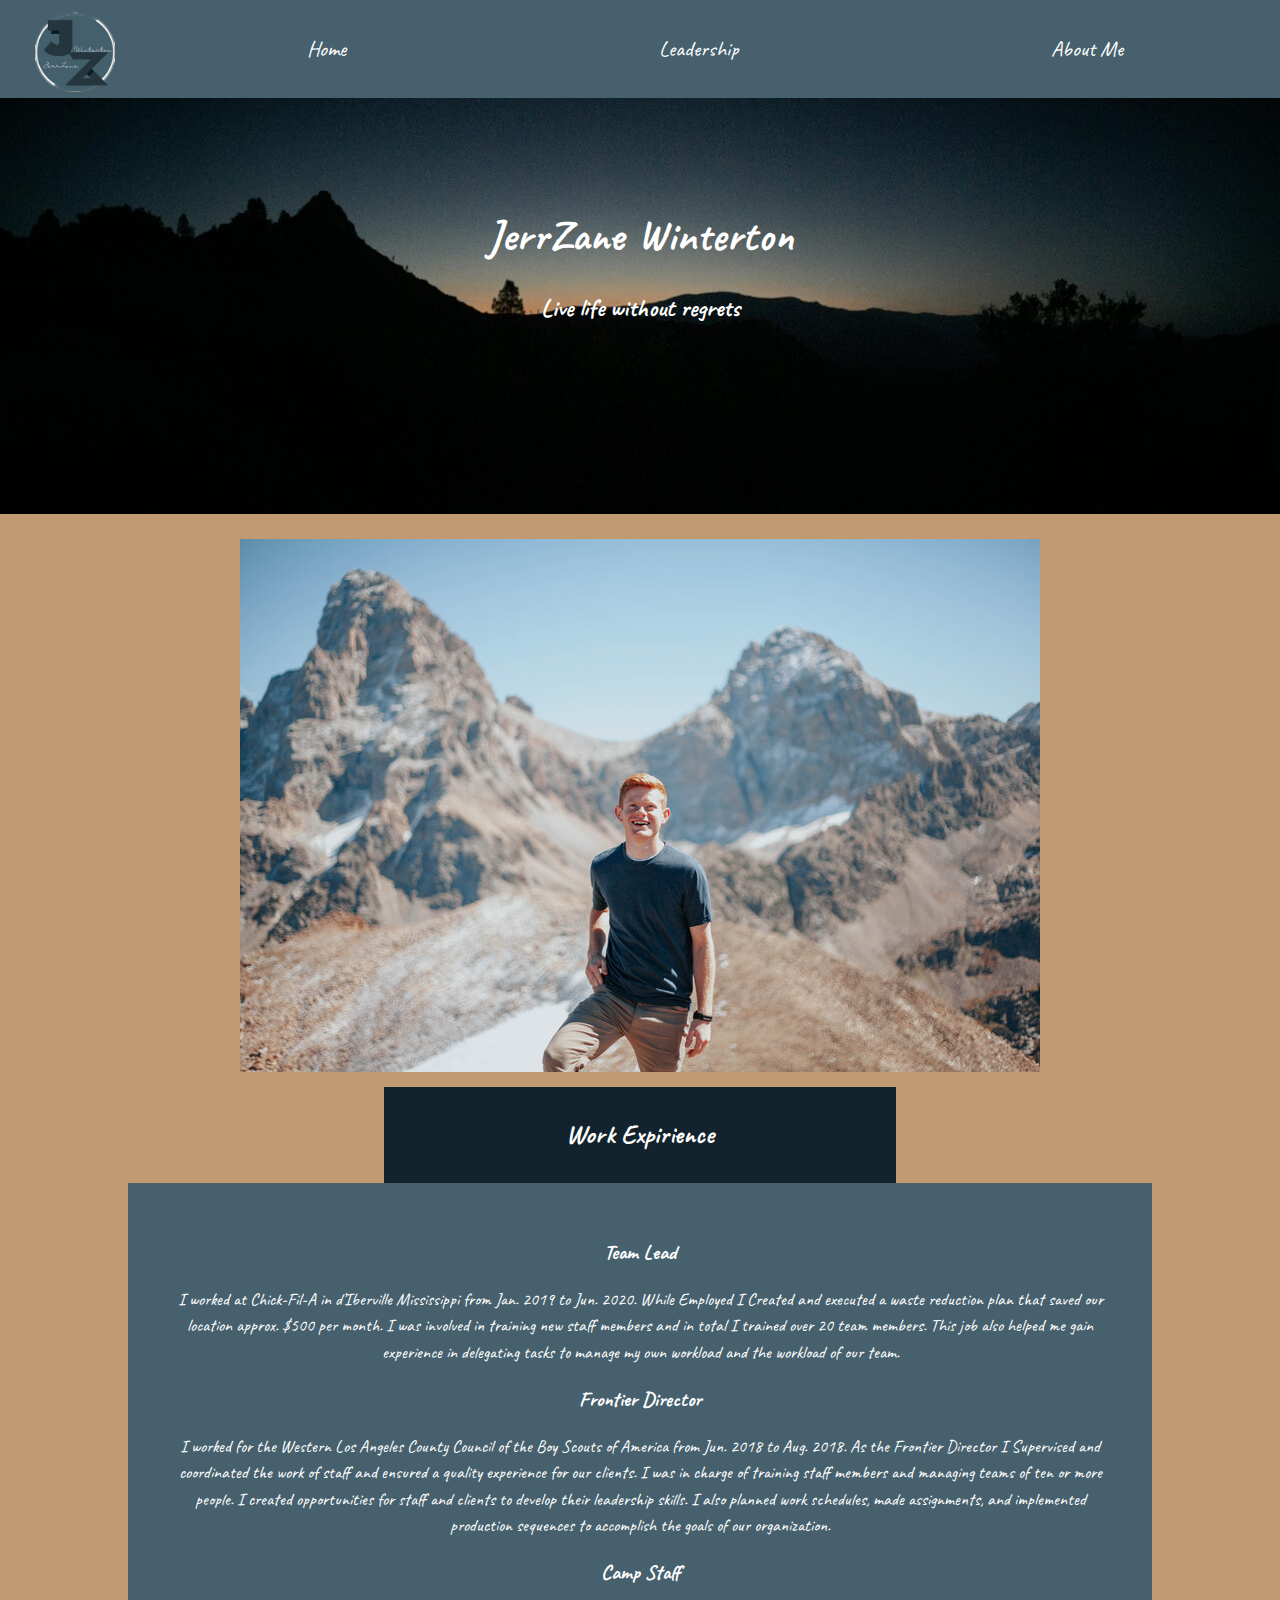
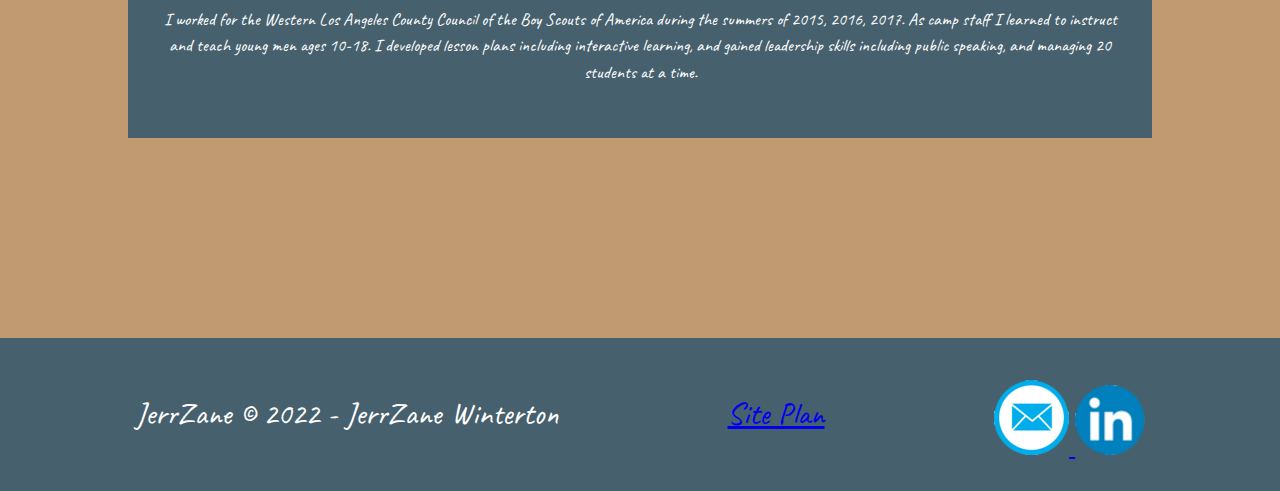
<file: jerrzane/index.html>
<html lang="en"><head>
  <link rel="stylesheet" href="styles/style.css">
  <meta charset="UTF-8">
  <meta http-equiv="X-UA-Compatible" content="IE=edge">
  <meta name="viewport" content="width=device-width, initial-scale=1.0">
  <title>JerrZane Winterton | Personal Websight | Home</title>
</head>
<body>
    <header>
      <a id="logo_link" href="index.html"><img class="logo jz" src="logojz.png" alt="Dry Oar Logo"></a>
      <nav>
        <a href="index.html">Home</a>
        <a href="leadership.html">Leadership</a>
        <a href="about_me.html">About Me</a>
      </nav>
    </header>
    <div id="hero">
      <section id="hero-msg">
        <h1 class="home-title">JerrZane Winterton</h1>
        <h4>Live life without regrets</h4>
     </section>
      <div id="hero-box">
        <img id="hero-img" src="sentinal.jpg" alt="sentinal mountain">
    </div>
    </div>
    <div>
     
      <main class="teton-grid">
    <img class="icon" src="teton.jpg" alt="teton icon"> </main>
  </div>
</body></html>
<main class="home-grid">
    <section class="we-card">
      <h2>Work Expirience</h2>
    </section></main>
      <main class="home-grid">
  
    <section class="teton-card">
     
       <h3>Team Lead</h3>
       <p>I worked at Chick-Fil-A in d’Iberville Mississippi from Jan. 2019 to Jun. 2020. While Employed I   Created and executed a waste reduction plan that saved our location approx. $500  per month.
        I was involved in training new staff members and in total I trained over 20 team members. This job also helped me gain experience in delegating tasks to manage my own workload and the workload of our team.</p>
    <h3>Frontier Director</h3>
    <p>I worked for the Western Los Angeles County Council of the Boy Scouts of America from  Jun. 2018 to Aug. 2018. As the Frontier Director I Supervised and coordinated the work of staff and ensured a quality experience for  our clients. I was in charge of training staff members and managing teams of ten or more people. I created opportunities for staff and clients to develop their leadership skills. I also planned work schedules, made assignments, and implemented production sequences to accomplish the goals of our organization.</p>
    <h3>Camp Staff</h3>
    <p>I worked for the Western Los Angeles County Council of the Boy Scouts of America during the summers of 2015, 2016, 2017.  As camp staff I learned to instruct and teach young men ages 10-18. I developed lesson plans including interactive learning, and gained leadership skills including public speaking, and managing 20 students at a time.</p>
   
    </section>
</main>
  <footer>
    <p>JerrZane © 2022 - JerrZane Winterton</p>
    <p><a href="site-plan.html">Site Plan</a></p>
   
    <div class="social">
        <a href="https://mail.google.com/mail/u/?authuser=jerrzane@gmail.com" target="_blank">
          <img src="email.png" alt="linked in icon">
        </a>
        <a href="https://www.linkedin.com/in/jerrzane/" target="_blank">
            <img src="linkedin.png" alt="linked in icon">
          </a>
    </div>
  </footer>


 
 

</body></html>
</file>
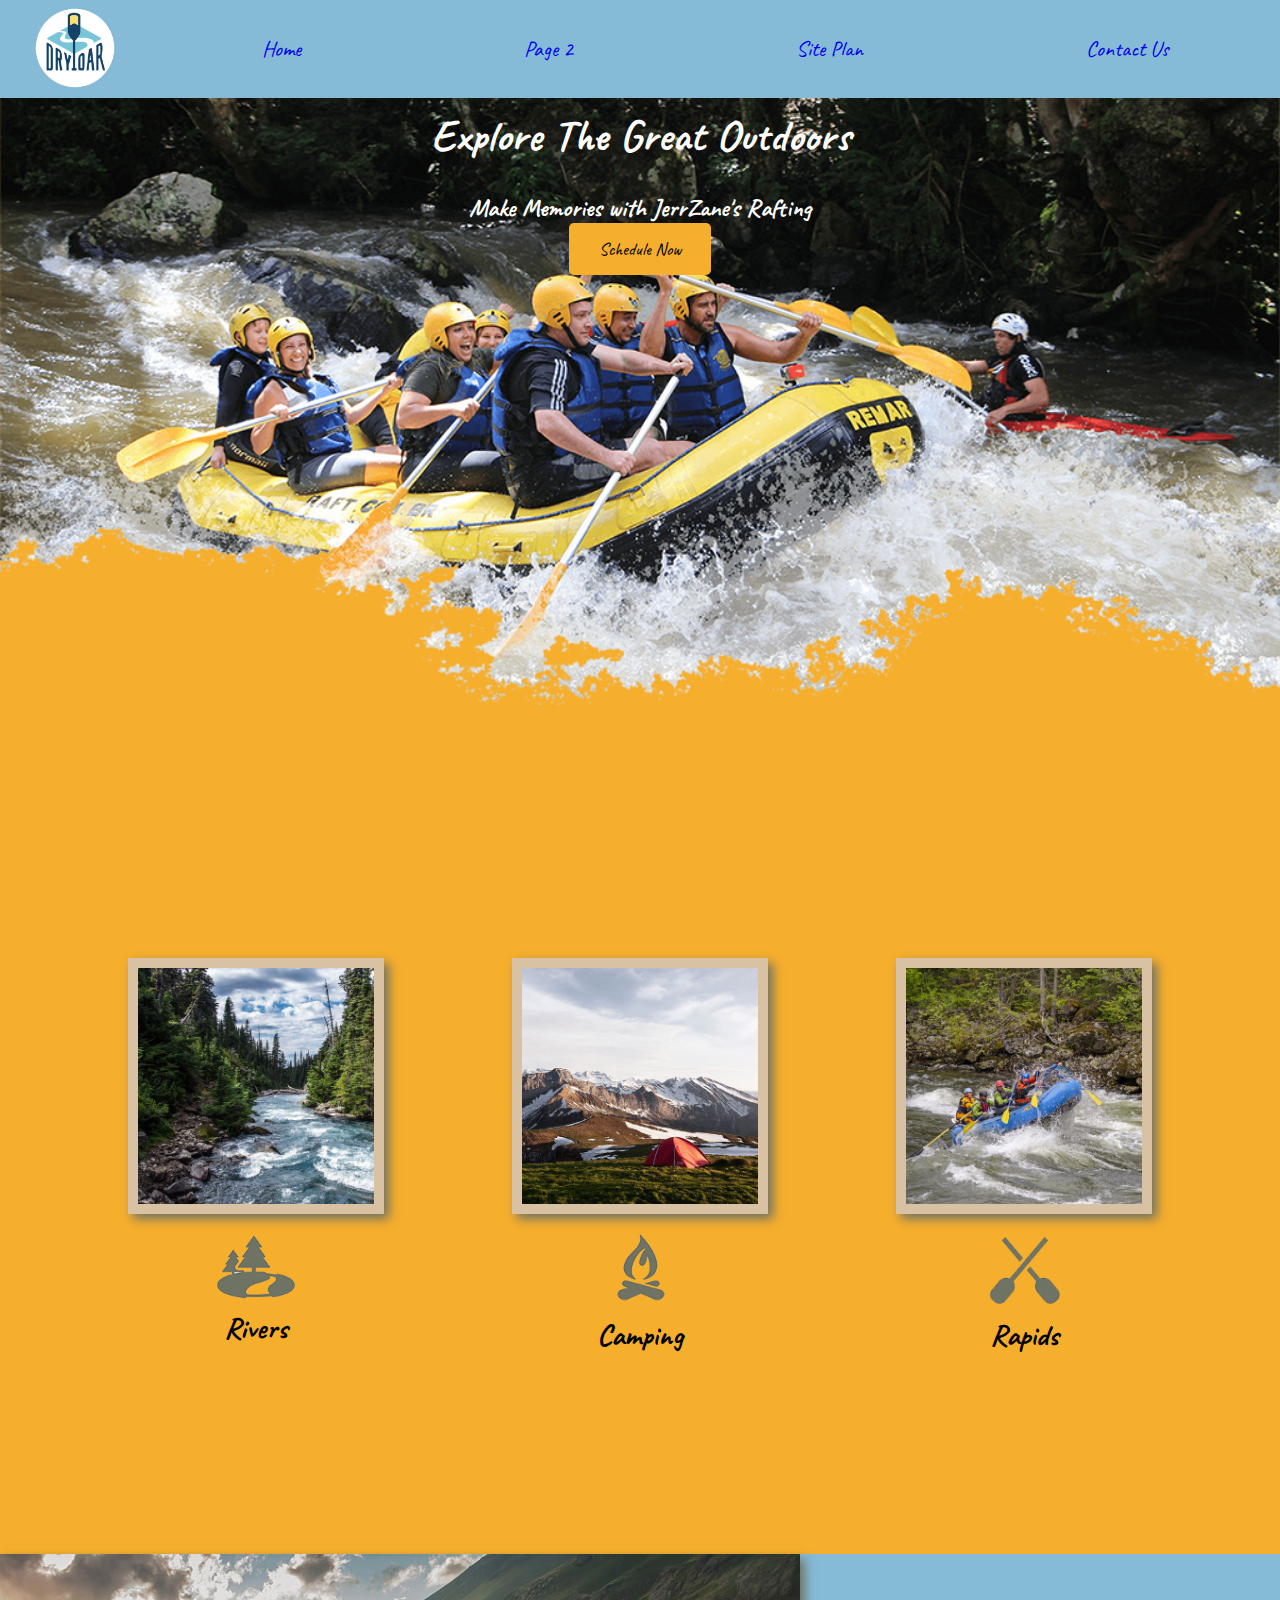
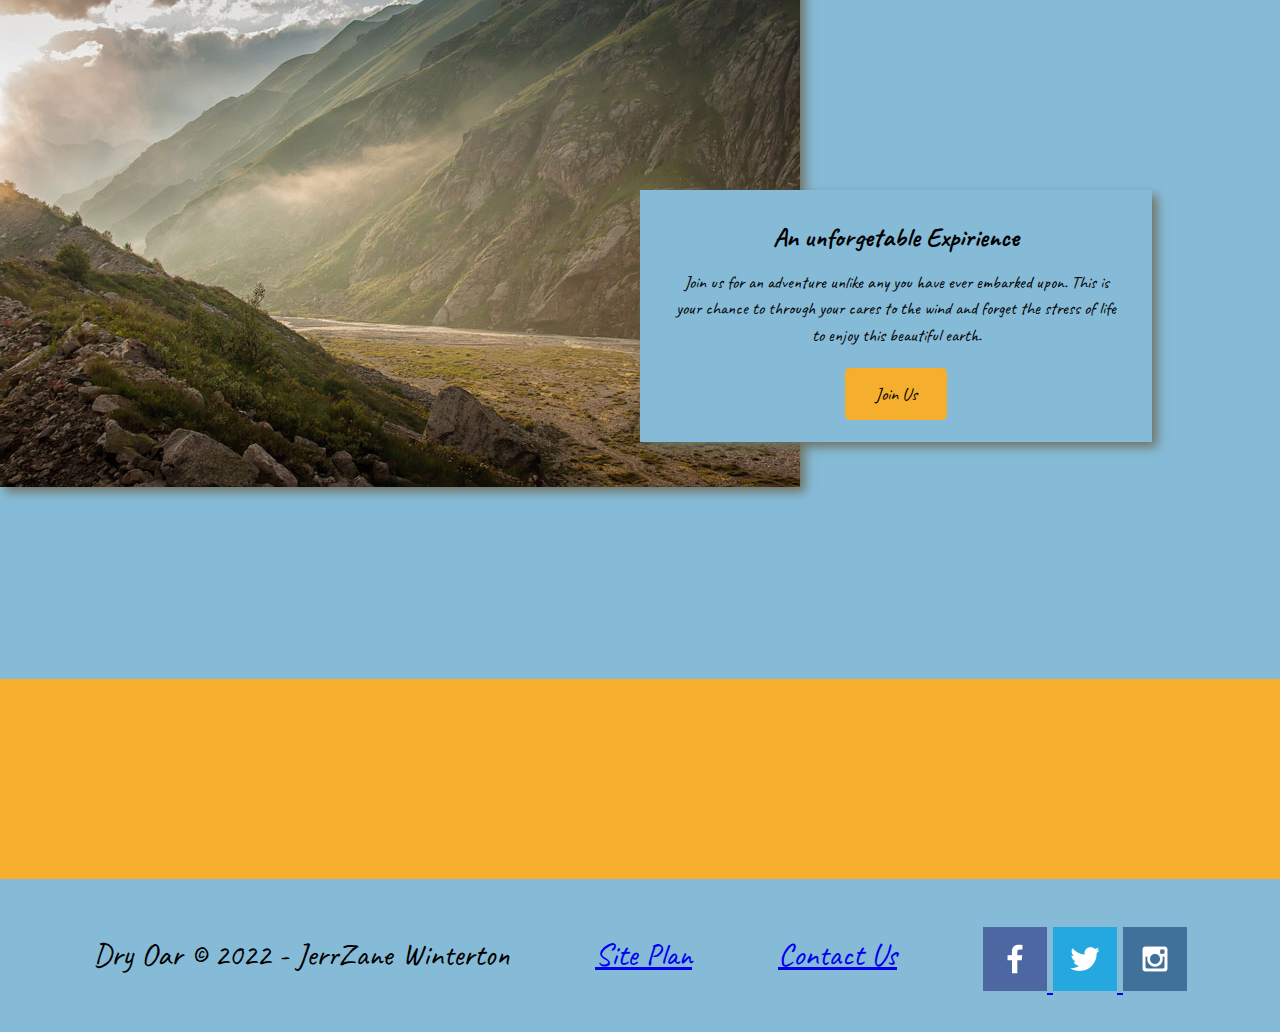
<file: wwr/index.html>
<!DOCTYPE html>
<html lang="en">
<head>
  <link rel="stylesheet" href="styles/style.css">
  <meta charset="UTF-8">
  <meta http-equiv="X-UA-Compatible" content="IE=edge">
  <meta name="viewport" content="width=device-width, initial-scale=1.0">
  <title>Whitewater Rafting Vacations | Dry Oar Boating | Home</title>
</head>
<body>
  <div id="content">
    <header>
      <a id="logo_link" href="index.html"><img class="logo" src="images/logo.png" alt="Dry Oar Logo"></a>
      <nav>
        <a href="index.html">Home</a>
        <a href="#">Page 2</a>
        <a href="site-plan-rafting.html">Site Plan</a>
        <a href="contactus.html">Contact Us</a>
      </nav>
    </header>
    <div id="hero">
      <section id="hero-msg">
        <h1 class="home-title">Explore The Great Outdoors</h1>
        <h4>Make Memories with JerrZane's Rafting</h4>
        <div class='button-box'>
          <a class='book' href="contactus.html">Schedule Now</a>
        </div>
     </section>
      <div id="hero-box">
        <img id="hero-img" src="images/hero.png" alt="People enjoying white water rafting"></div>
      </div>
      
    </div>
  <main class="home-grid">
    <section class="rivers-card">
      <img class="card-img" src="images/rivers.jpg" alt="river in forest"> <img class="icon" src="images/river_icon.png" alt="river icon">
      <h2>Rivers</h2>
    </section>
    <section class="camping-card">
      <img class="card-img" src="images/camping.jpg" alt="tent in mountains"> <img class="icon" src="images/fire_icon.png" alt="fire icon">
      <h2>Camping</h2>
    </section>
    <section class="rapids-card">
      <img class="card-img" src="images/rapids.jpg" alt="rafting boat"> <img class="icon" src="images/oars.png" alt="oars icon">
      <h2>Rapids</h2>
    </section>
    <div id="background">
      <img class="mountains" src="images/mountains.jpg" alt="Misty mountains">
      
    </div>
    <section class="msg">
      <h2>An unforgetable Expirience</h2>
      <p>Join us for an adventure unlike any you have ever embarked upon. This is your chance to through your cares to the wind and forget the stress of life to enjoy this beautiful earth.</p>
      <a class='join' href="rivers.html">Join Us</a>
    </section>
</main>
  <footer>
    <p>Dry Oar © 2022 - JerrZane Winterton</p>
    <p><a href="site-plan-rafting.html">Site Plan</a></p>
    <p><a href="contactus.html">Contact Us</a></p>
    <div class="social">
      <a href="https://facebook.com"target="_blank">
        <img src="images/facebook.png" alt="fb icon">
        </a>
        <a href="https://twitter.com"target="_blank">
          <img src="images/twitter.png" alt="twitter icon">
        </a>
         <a href="https://instagram.com"target="_blank">
          <img src="images/instagram.png" alt="instagram icon">
        </a>
    </div>
  </footer>
</body>
</html>
</file>
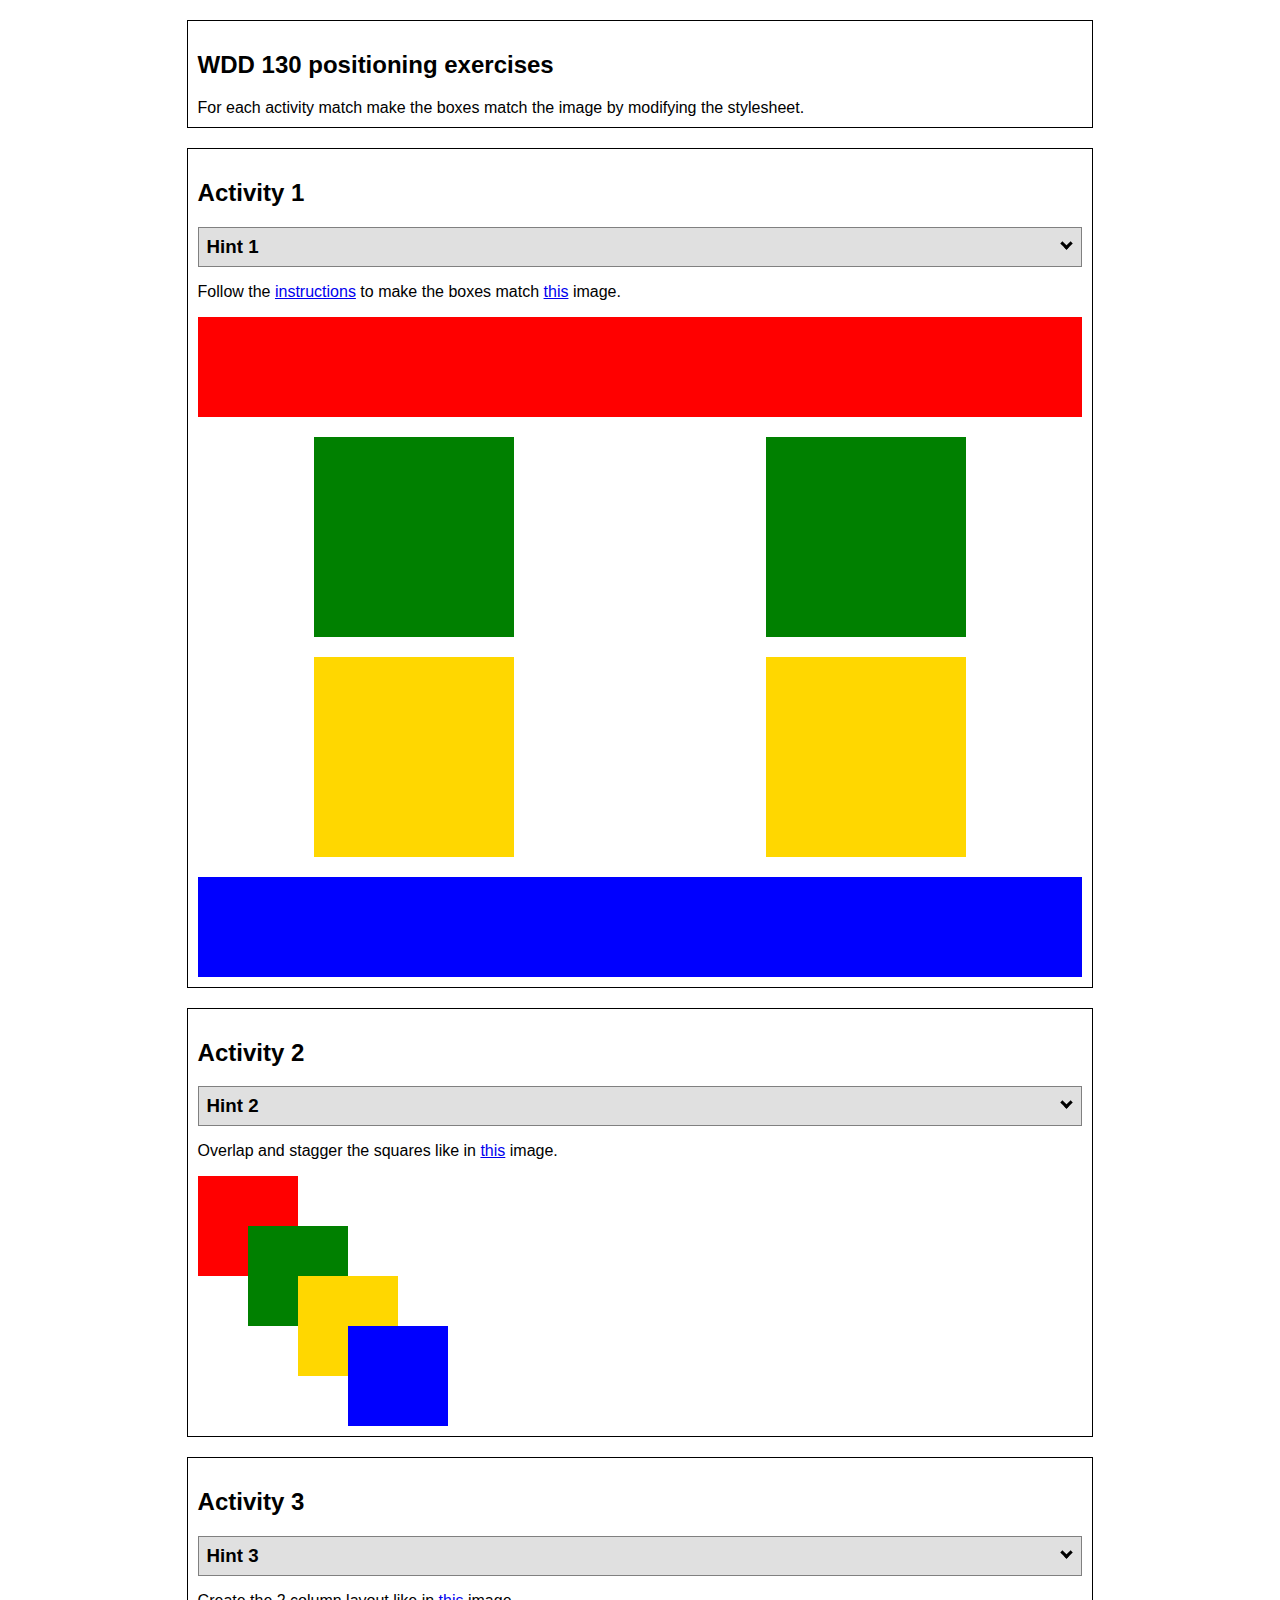
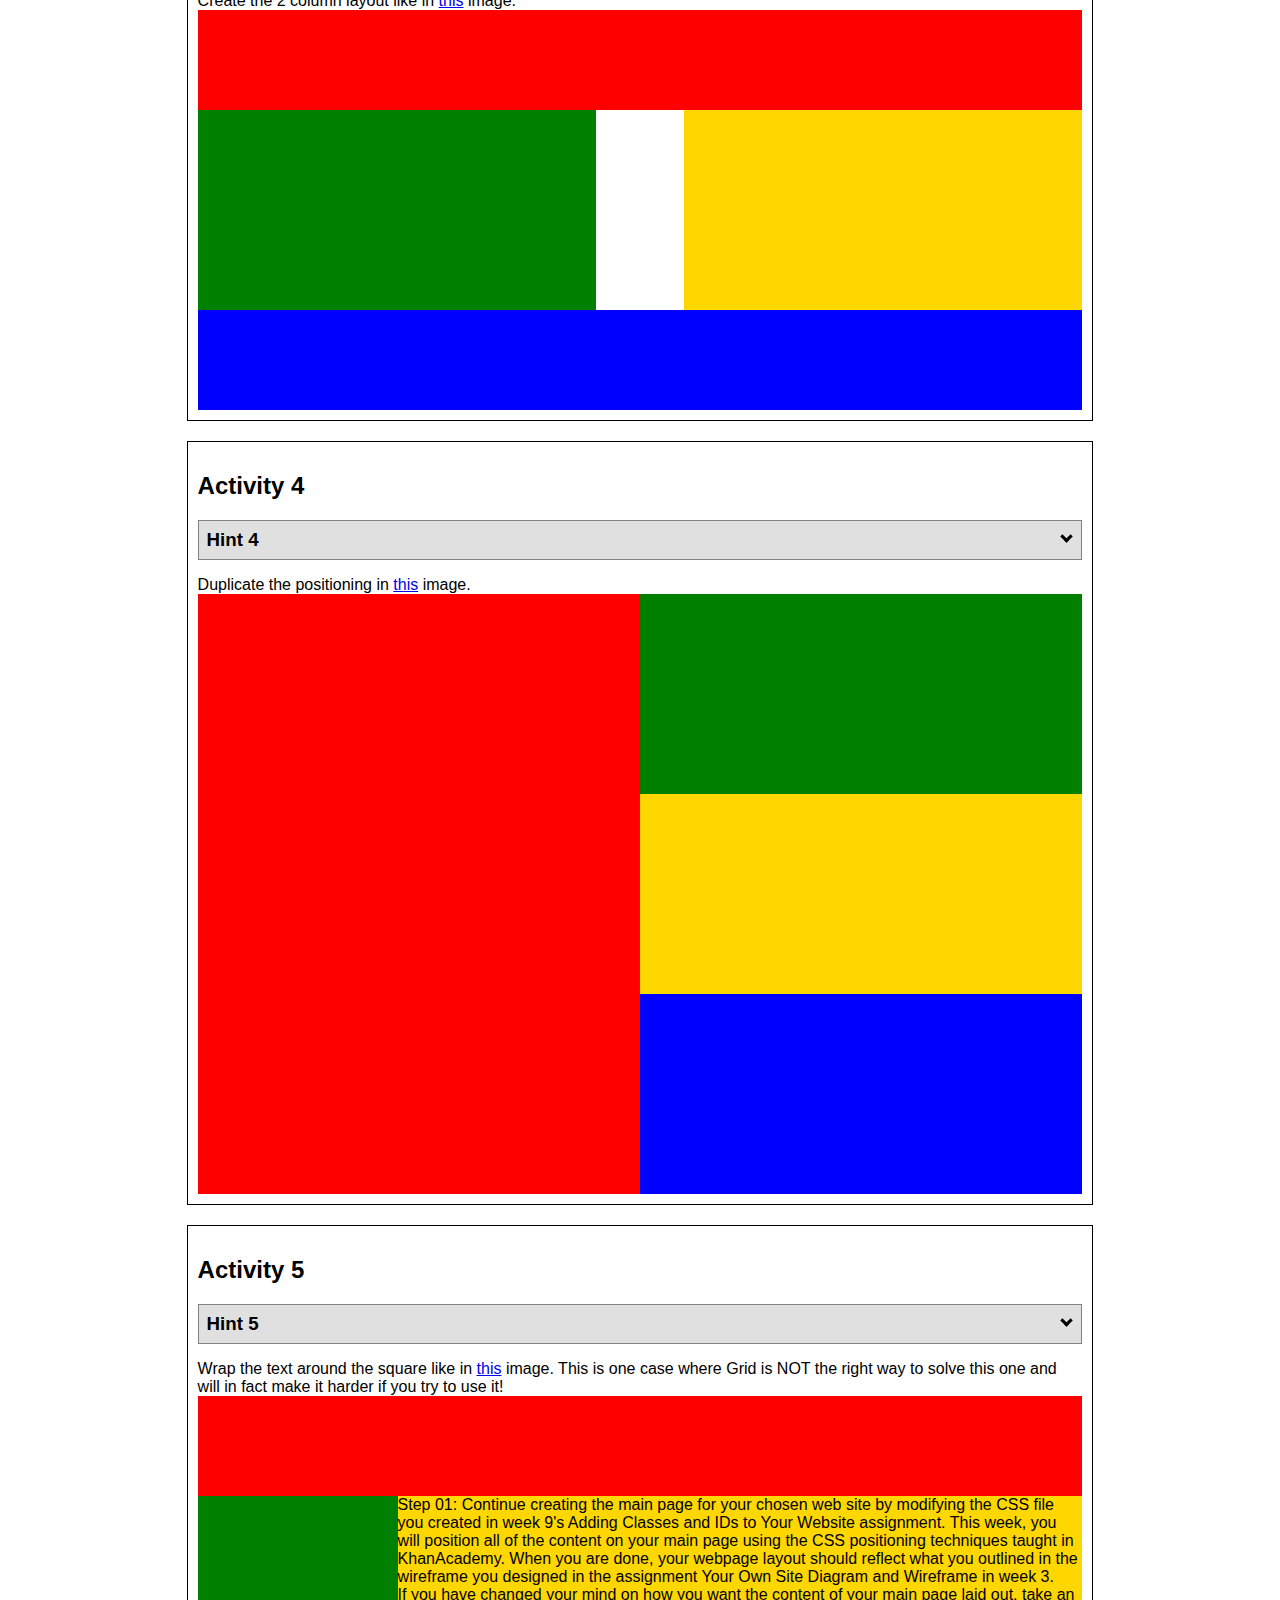
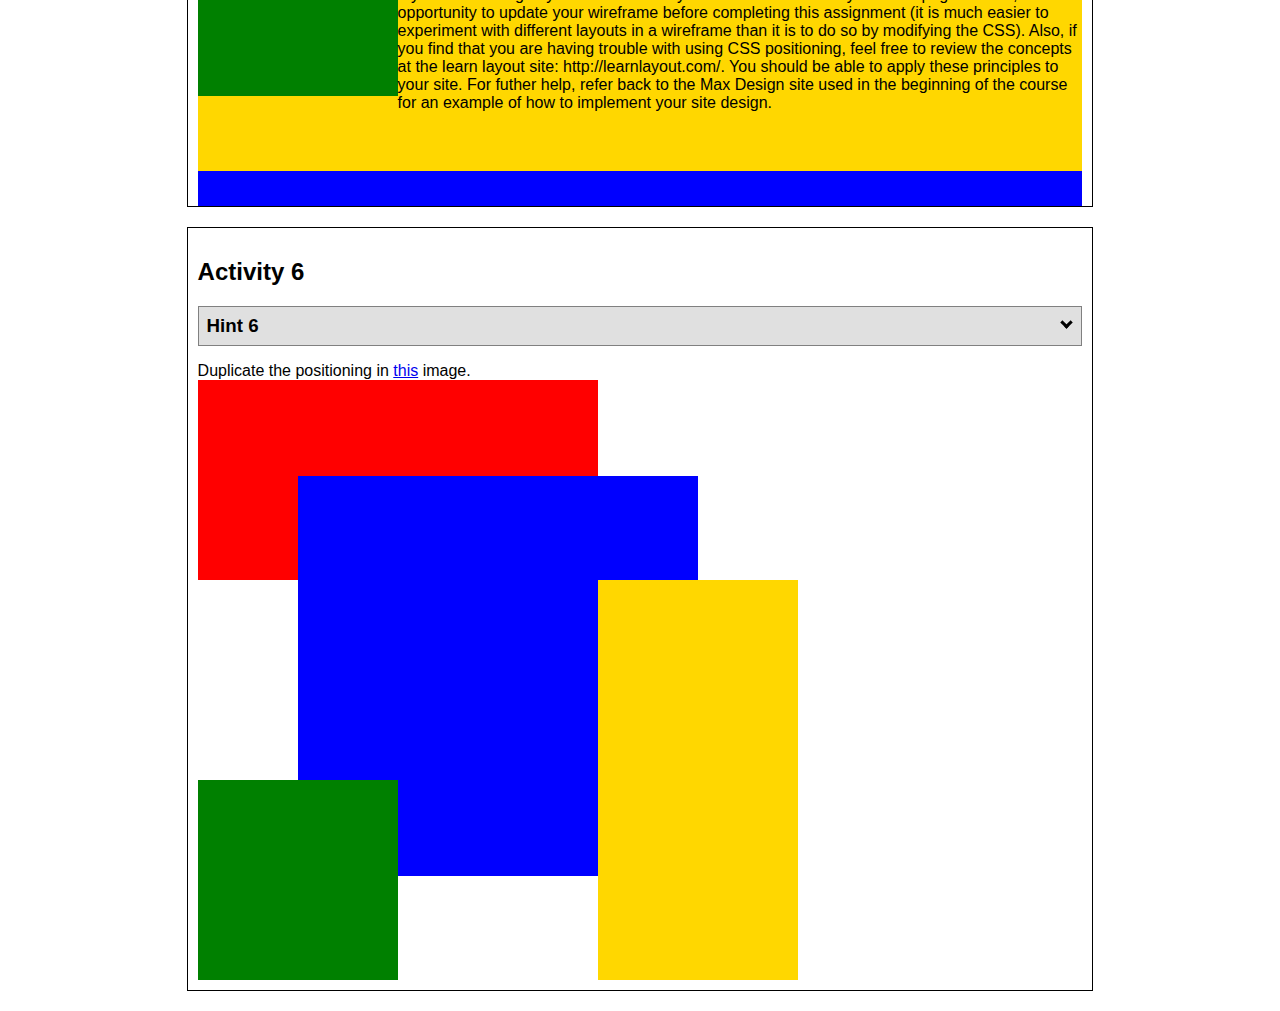
<file: positioning.html>
<!DOCTYPE html>
<html lang="en">
  <head>
    <!-- HTML - Name: positioning.html -->
    <title>Positioning Activity</title>
    <link rel="stylesheet" type="text/css" href="positionstyles.css" />
  </head>
  <body>
    <div class="activity">
      <h2>WDD 130 positioning exercises</h2>
      For each activity match make the boxes match the image by modifying the stylesheet.</div>
    <div class="activity">
      <h2>Activity 1</h2>
      <section class="hint"><input type="checkbox" ><i></i> <h3>Hint 1</h3><div><p>Check out the <a href="https://byui-wdd.github.io/wdd130/activities/w06-css-positioning.html" target="_blank">activity instructions</a> in Ilearn!</p></div></section>
      <p>Follow the <a href="https://byui-wdd.github.io/wdd130/activities/w06-css-positioning.html" target="_blank">instructions</a> to make the boxes match  <a href="https://byui-wdd.github.io/wdd130/images/example1.png" target="_blank">this</a> image.</p>
      <div class="content1" >
        <div class="red1" ></div>
        <div class="green1" ></div>
        <div class="green1" ></div>
        <div class="yellow1"></div>
        <div class="yellow1"></div>
        <div class="blue1"></div>
      </div>
    </div>
    <div class="activity">
      <h2>Activity 2</h2>
      <section class="hint"><input type="checkbox" > <h3>Hint 2</h3><i></i><div>
      <ul>
      <li>grid-template-columns: 50px 50px 50px 50px 50px </li></ul></div></section>
      <p>Overlap and stagger the squares like in <a href="https://byui-wdd.github.io/wdd130/images/example2.png" target="_blank">this</a> image.</p>
      <div class="content2" >
        <div class="red2" ></div>
        <div class="green2" ></div>
        <div class="yellow2"></div>
        <div class="blue2"></div>
      </div>
    </div>
    <div class="activity">
      <h2>Activity 3</h2>
      <section class="hint"><input type="checkbox" > <h3>Hint 3</h3><i></i><div><p>This one is going to be best solved with CSS Grid. Remember to make the boxes the right width first...then start moving them around. </p><h4>Properties used:</h4><ul><li>display:grid;</li><li>grid-template-columns:</li><li>grid-column-gap:</li>
        <li>grid-column:</li>  </ul></div></section>
      Create the 2 column layout like in <a href="https://byui-wdd.github.io/wdd130/images/example3.png" target="_blank">this</a>  image.
      <div class="content3" >
        <div class="red3" ></div>
        <div class="green3" ></div>
        <div class="yellow3"></div>
        <div class="blue3"></div>
      </div>
    </div>
    <div class="activity">
      <h2>Activity 4</h2>
      <section class="hint"><input type="checkbox" > <h3>Hint 4</h3><i></i><div><p>For the others we have been primarily concerned with width. For this one you will need to adjust height as well. </p><h4>Properties used:</h4><ul><li>display:grid;</li><li>grid-template-columns:</li><li>grid-row:</li></ul></div></section>
      Duplicate the positioning in <a href="https://byui-wdd.github.io/wdd130/images/example4.png" target="_blank">this</a> image. 
      <div class="content4" >
        <div class="red4" ></div>
        <div class="green4" ></div>
        <div class="yellow4"></div>
        <div class="blue4"></div>
      </div>
    </div>

    <div class="activity">
      <h2>Activity 5</h2>
      <section class="hint"><input type="checkbox" > <h3>Hint 5</h3><i></i><div><p>Grid is <strong>not</strong> the right way to do this.  In fact there is only one way to really do that...and that is with float. Remember that we float the thing we want the text to wrap around.  Also remember to start by making all the shapes the right size and shape.</p><h4>Properties used:</h4><ul><li>float: left;</li></ul></div></section>
      Wrap the text around the square like in <a href="https://byui-wdd.github.io/wdd130/images/example5.png" target="_blank">this</a> image. This is one case where Grid is NOT the right way to solve this one and will in fact make it harder if you try to use it!
      <div class="content5" >
        <div class="red5" ></div>
        <div class="green5" ></div>
        <div class="yellow5">Step 01: Continue creating the main page for your chosen web site by modifying the CSS file you created in week 9's Adding Classes and IDs to Your Website assignment. This week, you will position all of the content on your main page using the CSS positioning techniques taught in KhanAcademy. When you are done, your webpage layout should reflect what you outlined in the wireframe you designed in the assignment Your Own Site Diagram and Wireframe in week 3. <br />
          If you have changed your mind on how you want the content of your main page laid out, take an opportunity to update your wireframe before completing this assignment (it is much easier to experiment with different layouts in a wireframe than it is to do so by modifying the CSS). Also, if you find that you are having trouble with using CSS positioning, feel free to review the concepts at the learn layout site: http://learnlayout.com/. You should be able to apply these principles to your site. For futher help, refer back to the Max Design site used in the beginning of the course for an example of how to implement your site design.</div>
        <div class="blue5"></div>
      </div>
    </div>
    <div class="activity">
      <h2>Activity 6</h2>
      <section class="hint"><input type="checkbox" > <h3>Hint 6</h3><i></i><div><p>This one is all about visualizing the grid behind the layout. If you are having a hard time doing that first: all the sizes are even multiples of 100, and second here is another example with the lines drawn: <a href="https://byui-wdd.github.io/wdd130/images/example6-hint.png" target="_blank">example 6 with lines</a>. For this one you will find it easiest if you use px for the column width. You can also use <kbd>z-index</kbd> to control the element layering.    </p><h4>Properties used:</h4><ul><li>display:grid;</li><li>grid-template-columns:</li><li>grid-column:</li><li>grid-row:</li><li><a href="https://www.w3schools.com/cssref/pr_pos_z-index.asp" target="_blank">z-index:</a></li></ul></div></section>
      Duplicate the positioning in <a href="https://byui-wdd.github.io/wdd130/images/example6.png" target="_blank">this</a> image.
      <div class="content6" >
        <div class="red6" ></div>
        <div class="green6" ></div>
        <div class="yellow6"></div>
        <div class="blue6"></div>
      </div>
    </div>
  </body>
</html>
</file>
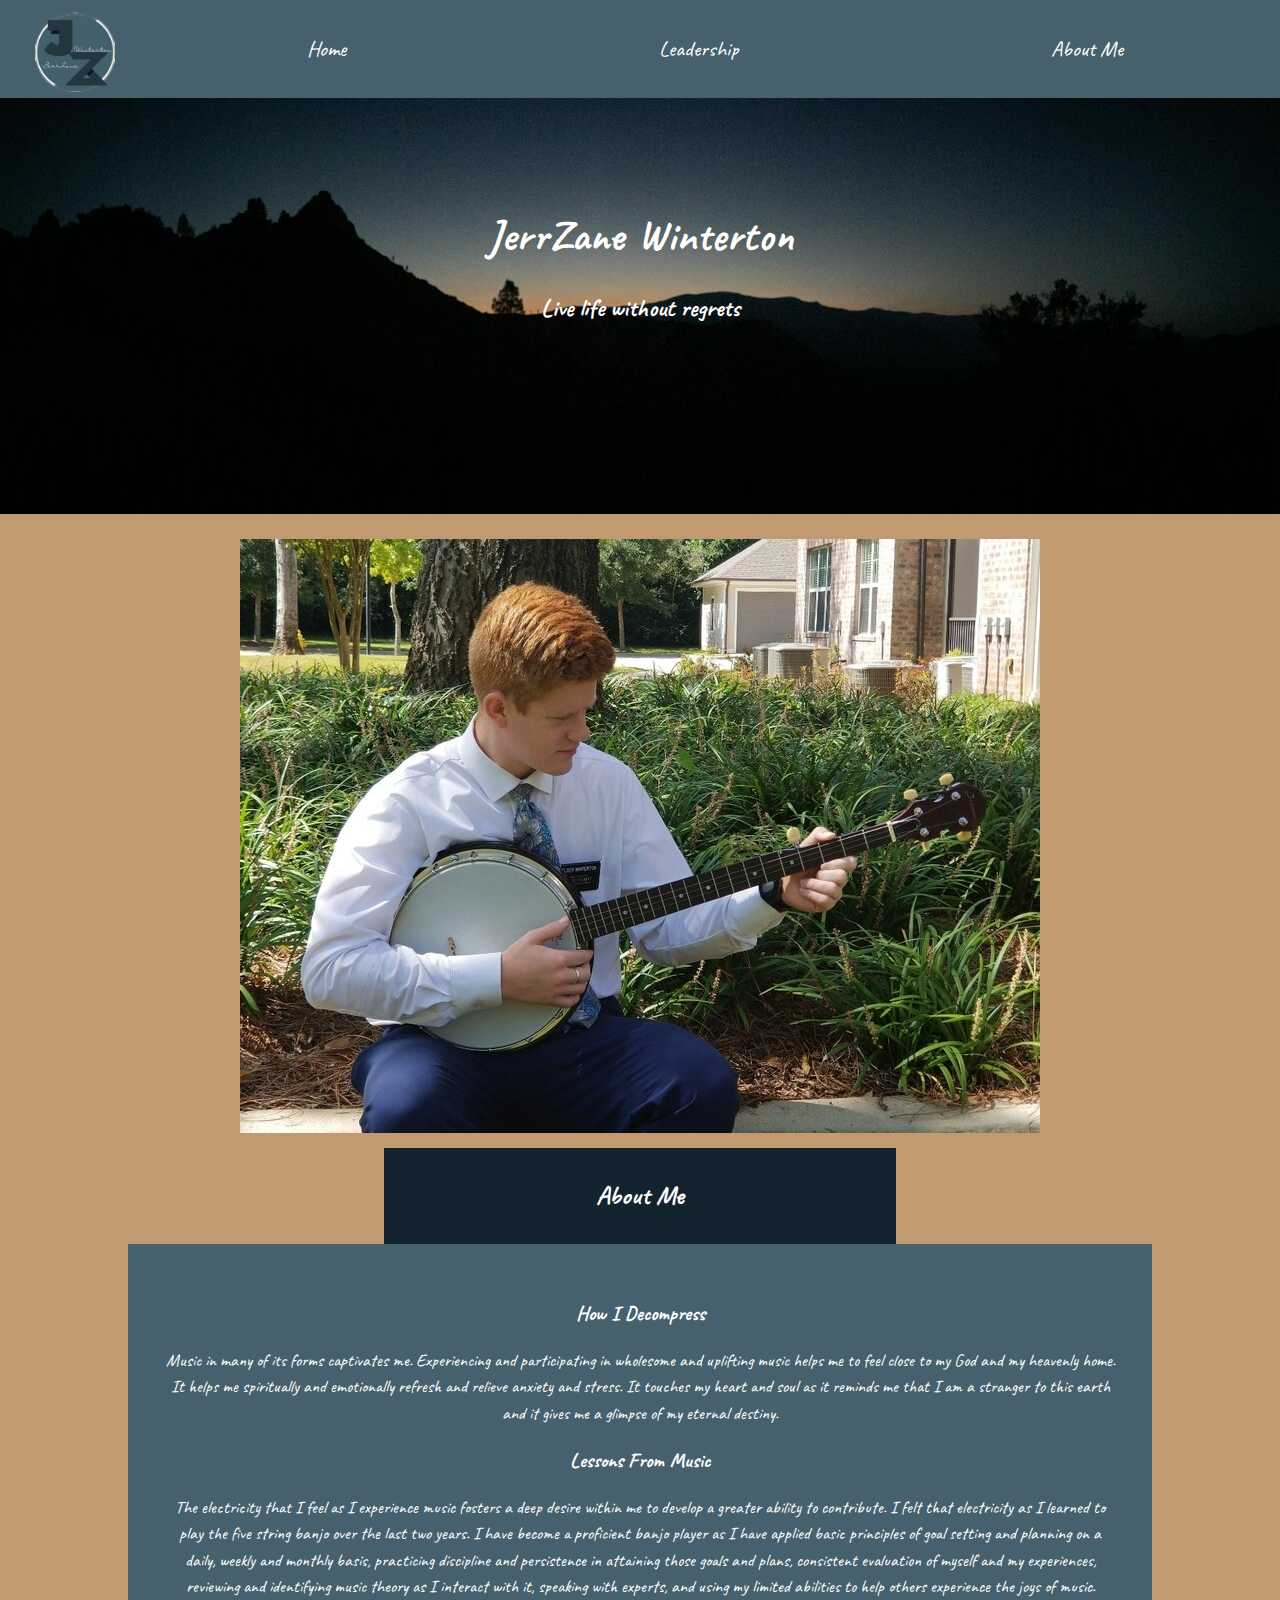
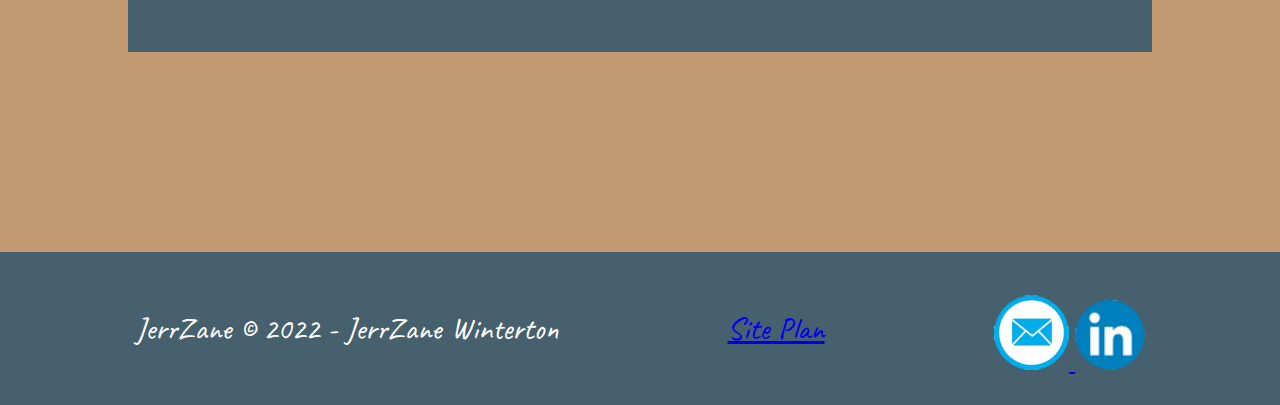
<file: jerrzane/about_me.html>
<html lang="en"><head>
  <link rel="stylesheet" href="styles/style.css">
  <meta charset="UTF-8">
  <meta http-equiv="X-UA-Compatible" content="IE=edge">
  <meta name="viewport" content="width=device-width, initial-scale=1.0">
  <title>JerrZane Winterton | Personal Websight | Home</title>
</head>
<body>
    <header>
      <a id="logo_link" href="index.html"><img class="logo jz" src="logojz.png" alt="Dry Oar Logo"></a>
      <nav>
        <a href="index.html">Home</a>
        <a href="leadership.html">Leadership</a>
        <a href="about_me.html">About Me</a>
      </nav>
    </header>
    <div id="hero">
      <section id="hero-msg">
        <h1 class="home-title">JerrZane Winterton</h1>
        <h4>Live life without regrets</h4>
     </section>
      <div id="hero-box">
        <img id="hero-img" src="sentinal.jpg" alt="sentinal mountain">
    </div>
    </div>
    <div>
     
      <main class="teton-grid">
    <img class="banjo" src="banjo.jpg" alt="banjo icon"> </main>
  </div>
</body></html>
<main class="home-grid">
    <section class="we-card">
      <h2>About Me</h2>
    </section></main>
      <main class="home-grid">
  
    <section class="teton-card">
     
      <h3>How I Decompress</h3>
      <p>Music in many of its forms captivates me. Experiencing and participating in wholesome and uplifting music helps me to feel close to my God and my heavenly home. It helps me spiritually and emotionally refresh and relieve anxiety and stress. It touches my heart and soul as it reminds me that I am a stranger to this earth and it gives me a glimpse of my eternal destiny. </p>
      <h3>Lessons From Music</h3>
      <p>The electricity that I feel as I experience music fosters a deep desire within me to develop a greater ability to contribute. I felt that electricity as I learned to play the five string banjo over the last two years. I have become a proficient banjo player as I have applied basic principles of goal setting and planning on a daily, weekly and monthly basis, practicing discipline and persistence in attaining those goals and plans, consistent evaluation of myself and my experiences, reviewing and identifying music theory as I interact with it, speaking with experts, and using my limited abilities to help others experience the joys of music. </p>
      </section>
  
</main>
  <footer>
    <p>JerrZane © 2022 - JerrZane Winterton</p>
    <p><a href="site-plan.html">Site Plan</a></p>
   
    <div class="social">
        <a href="https://mail.google.com/mail/u/?authuser=jerrzane@gmail.com" target="_blank">
          <img src="email.png" alt="linked in icon">
        </a>
        <a href="https://www.linkedin.com/in/jerrzane/" target="_blank">
            <img src="linkedin.png" alt="linked in icon">
          </a>
    </div>
  </footer>


 
 

</body></html>
</file>
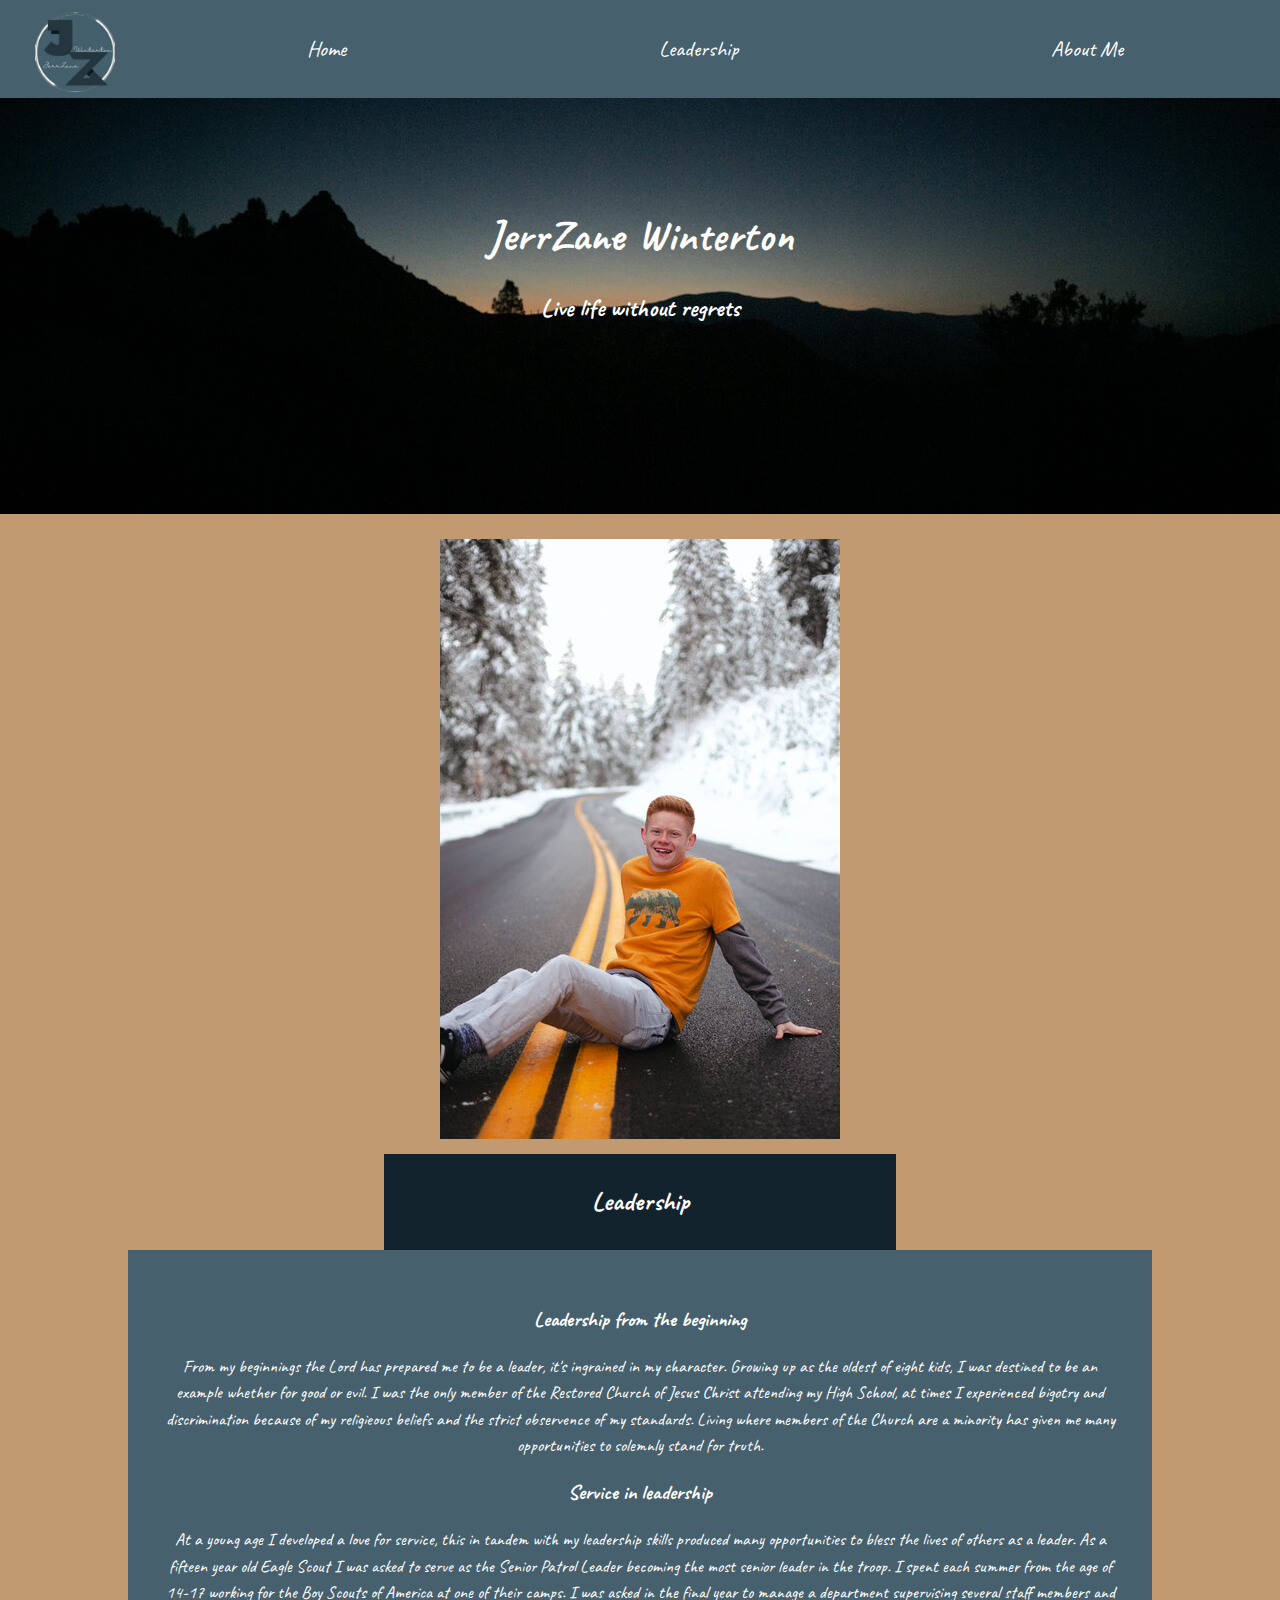
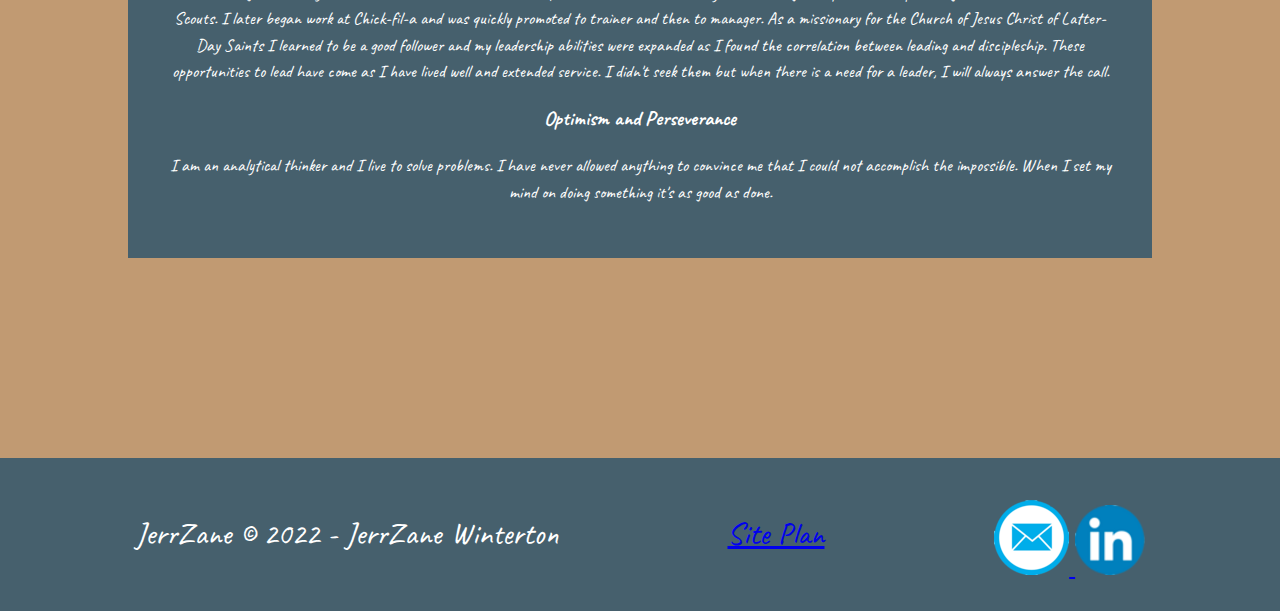
<file: jerrzane/leadership.html>
<html lang="en"><head>
  <link rel="stylesheet" href="styles/style.css">
  <meta charset="UTF-8">
  <meta http-equiv="X-UA-Compatible" content="IE=edge">
  <meta name="viewport" content="width=device-width, initial-scale=1.0">
  <title>JerrZane Winterton | Personal Websight | Home</title>
</head>
<body>
    <header>
      <a id="logo_link" href="index.html"><img class="logo jz" src="logojz.png" alt="Dry Oar Logo"></a>
      <nav>
        <a href="index.html">Home</a>
        <a href="leadership.html">Leadership</a>
        <a href="about_me.html">About Me</a>
      </nav>
    </header>
    <div id="hero">
      <section id="hero-msg">
        <h1 class="home-title">JerrZane Winterton</h1>
        <h4>Live life without regrets</h4>
     </section>
      <div id="hero-box">
        <img id="hero-img" src="sentinal.jpg" alt="sentinal mountain">
    </div>
    </div>
    <div>
     
      <main class="snow-grid">
    <img class="snow" src="snow.jpg" alt="snow icon"> </main>
  </div>
</body></html>
<main class="home-grid">
    <section class="we-card">
      <h2>Leadership</h2>
    </section></main>
      <main class="home-grid">
  
    <section class="teton-card">
     
      <h3>Leadership from the beginning </h3>
      <p>From my beginnings the Lord has prepared me to be a leader, it's ingrained in my character. Growing up as the oldest of eight kids, I was destined to be an example whether for good or evil. I was the only member of the Restored Church of Jesus Christ attending my High School, at times I experienced bigotry and discrimination because of my religieous beliefs and the strict observence of my standards. Living where members of the Church are a minority has given me many opportunities to solemnly stand for truth.</p>
     
    <h3>Service in leadership</h3>
    <p>At a young age I developed a love for service, this in tandem with my leadership skills produced many opportunities to bless the lives of others as a leader. As a fifteen year old Eagle Scout I was asked to serve as the Senior Patrol Leader becoming the most senior leader in the troop. I spent each summer from the age of 14-17 working for the Boy Scouts of America at one of their camps. I was asked in the final year to manage a department supervising several staff members and Scouts. I later began work at Chick-fil-a and was quickly promoted to trainer and then to manager. As a missionary for the Church of Jesus Christ of Latter-Day Saints I learned to be a good follower and my leadership abilities were expanded as I found the correlation between leading and discipleship. These opportunities to lead have come as I have lived well and extended service. I didn't seek them but when there is a need for a leader, I will always answer the call.</p>
    <h3>Optimism and Perseverance</h3>
    <p>I am an analytical thinker and I live to solve problems. I have never allowed anything to convince me that I could not accomplish the impossible. When I set my mind on doing something it's as good as done.   </p>
</section>

</main>
  <footer>
    <p>JerrZane © 2022 - JerrZane Winterton</p>
    <p><a href="site-plan.html">Site Plan</a></p>
   
    <div class="social">
        <a href="https://mail.google.com/mail/u/?authuser=jerrzane@gmail.com" target="_blank">
          <img src="email.png" alt="linked in icon">
        </a>
        <a href="https://www.linkedin.com/in/jerrzane/" target="_blank">
            <img src="linkedin.png" alt="linked in icon">
          </a>
    </div>
  </footer>


 
 

</body></html>
</file>
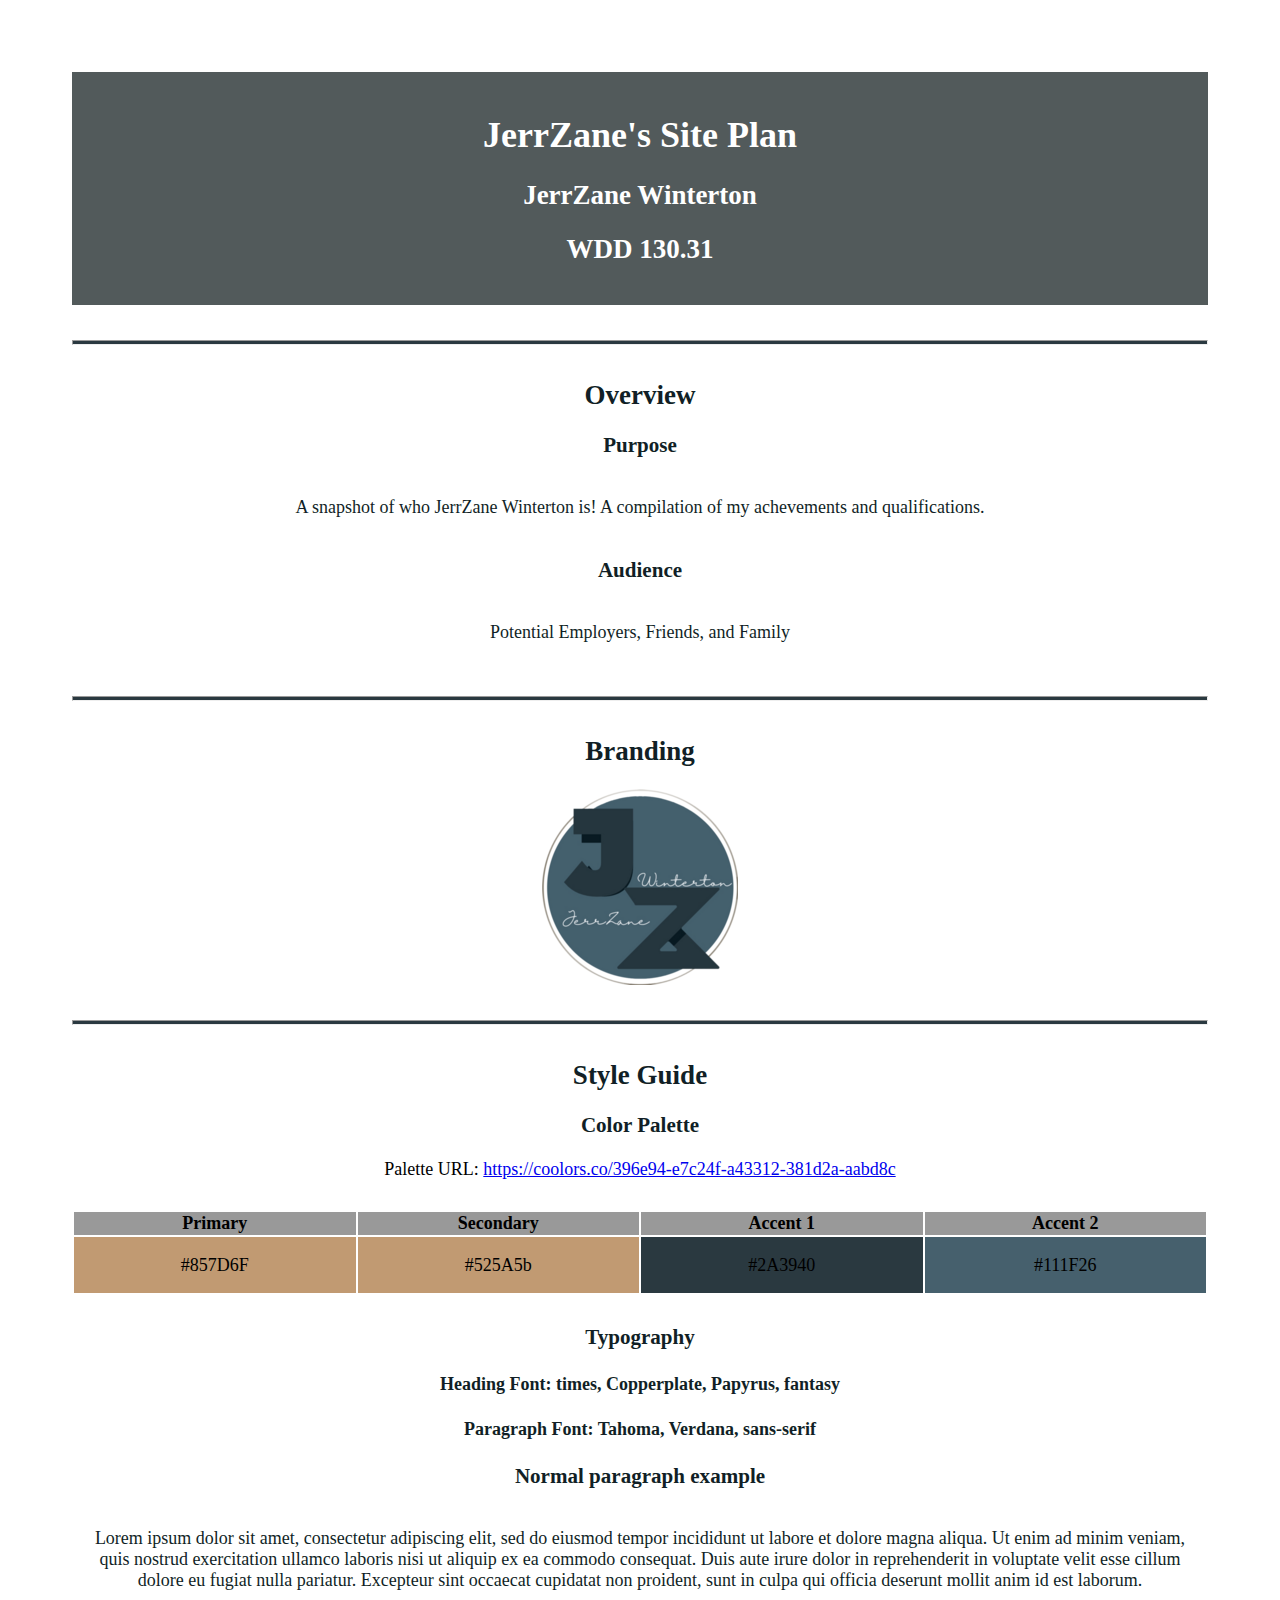
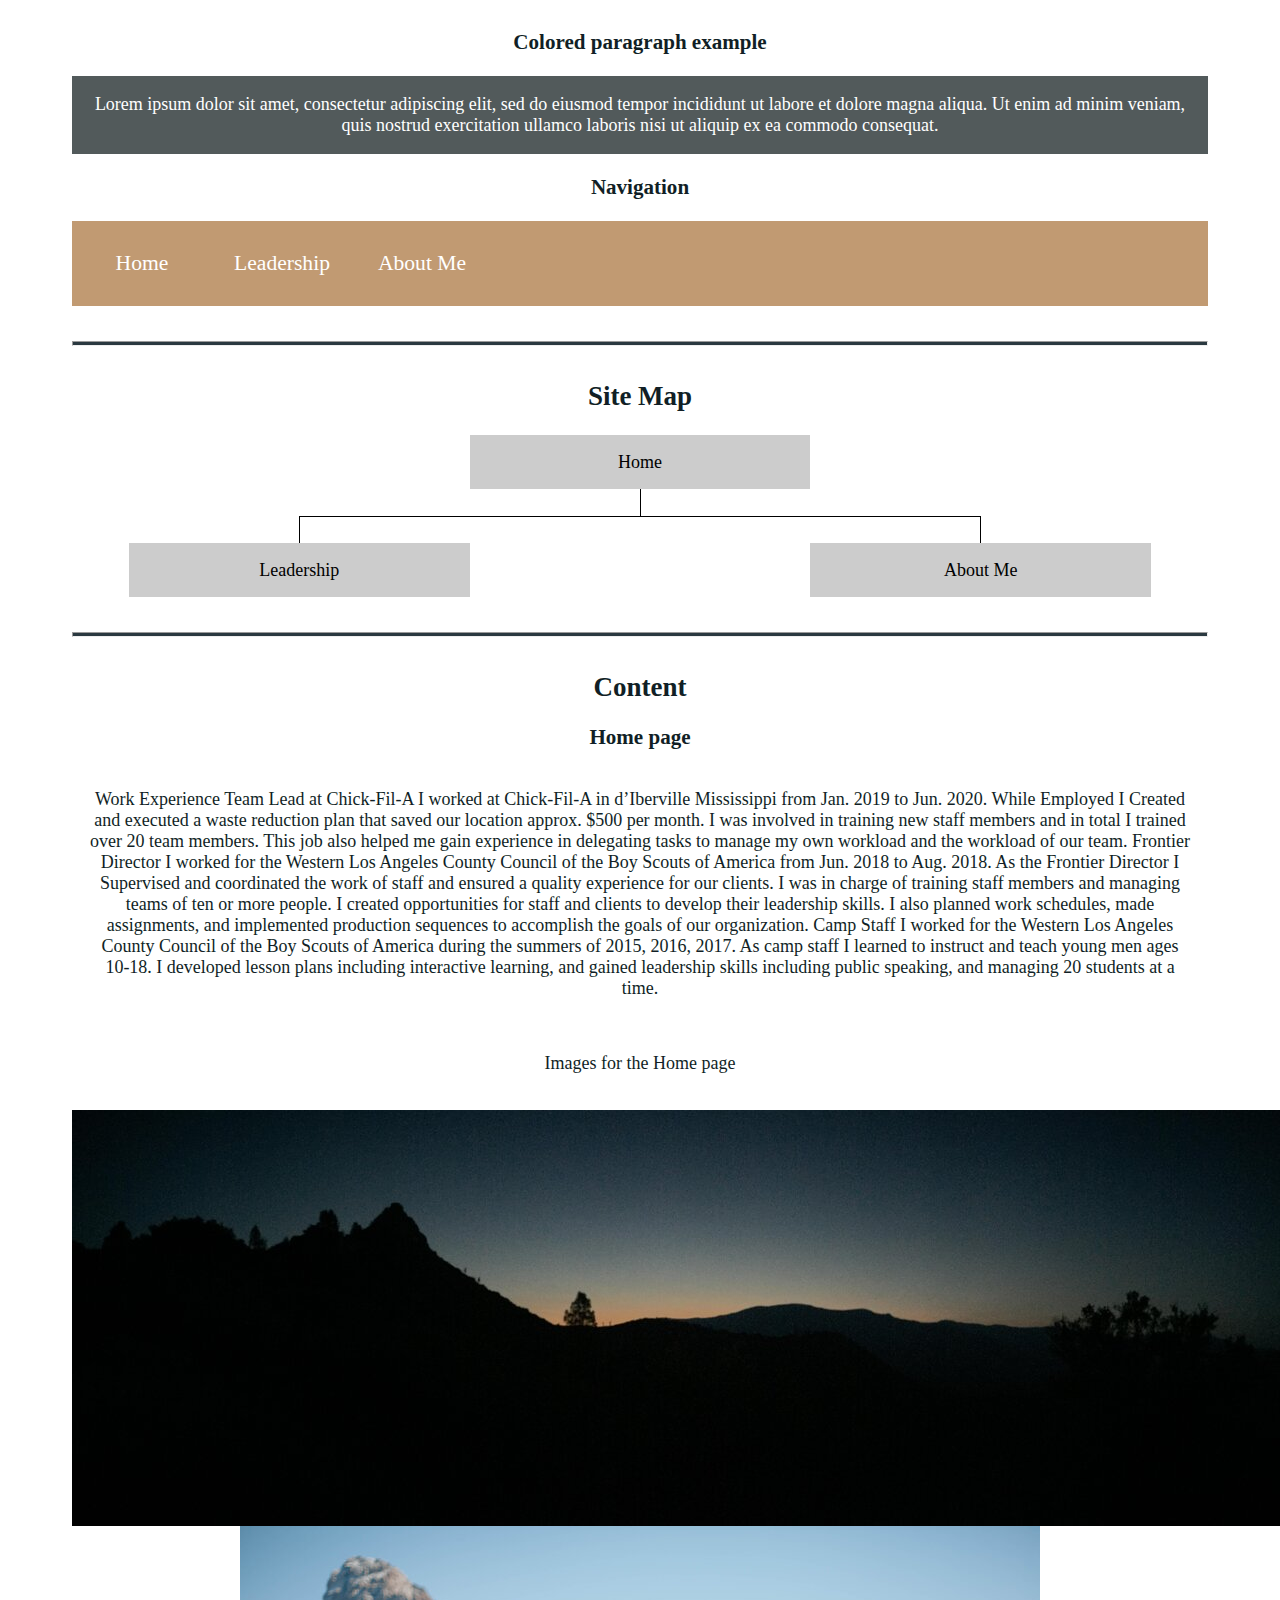
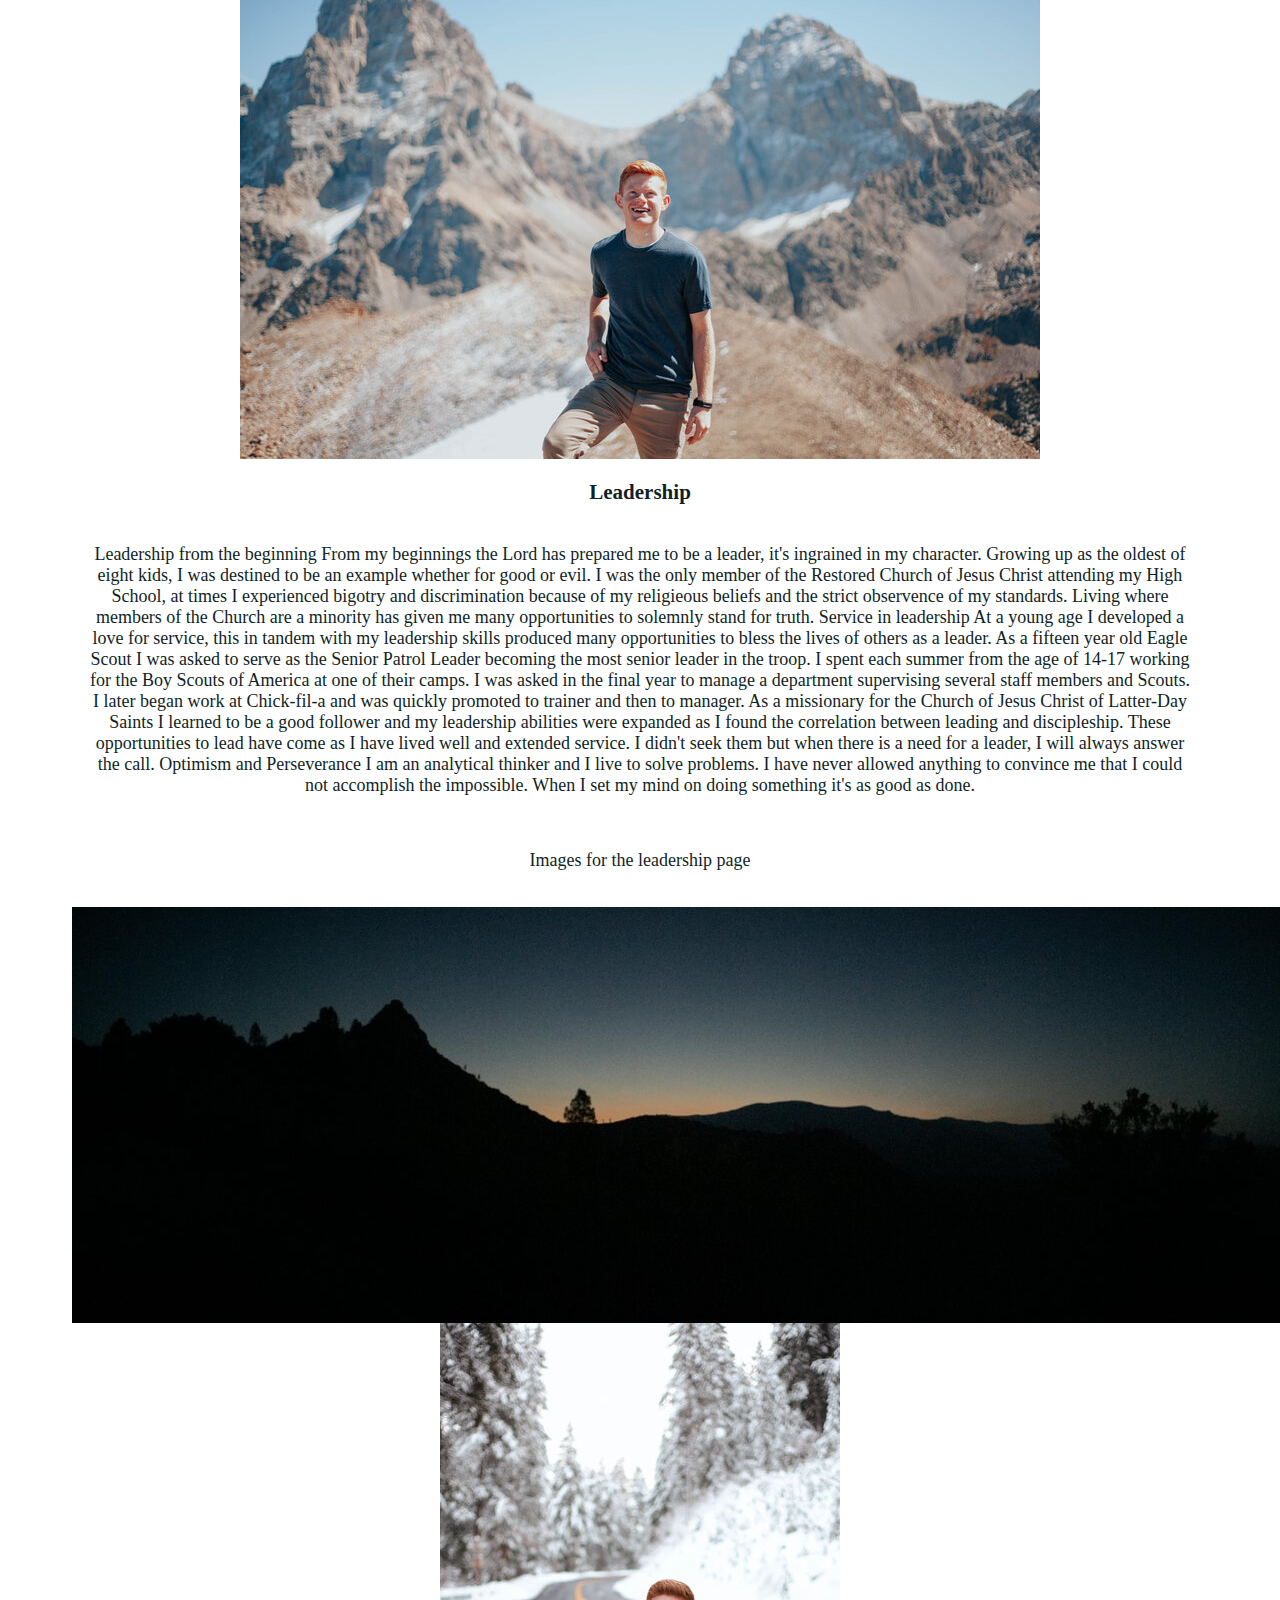
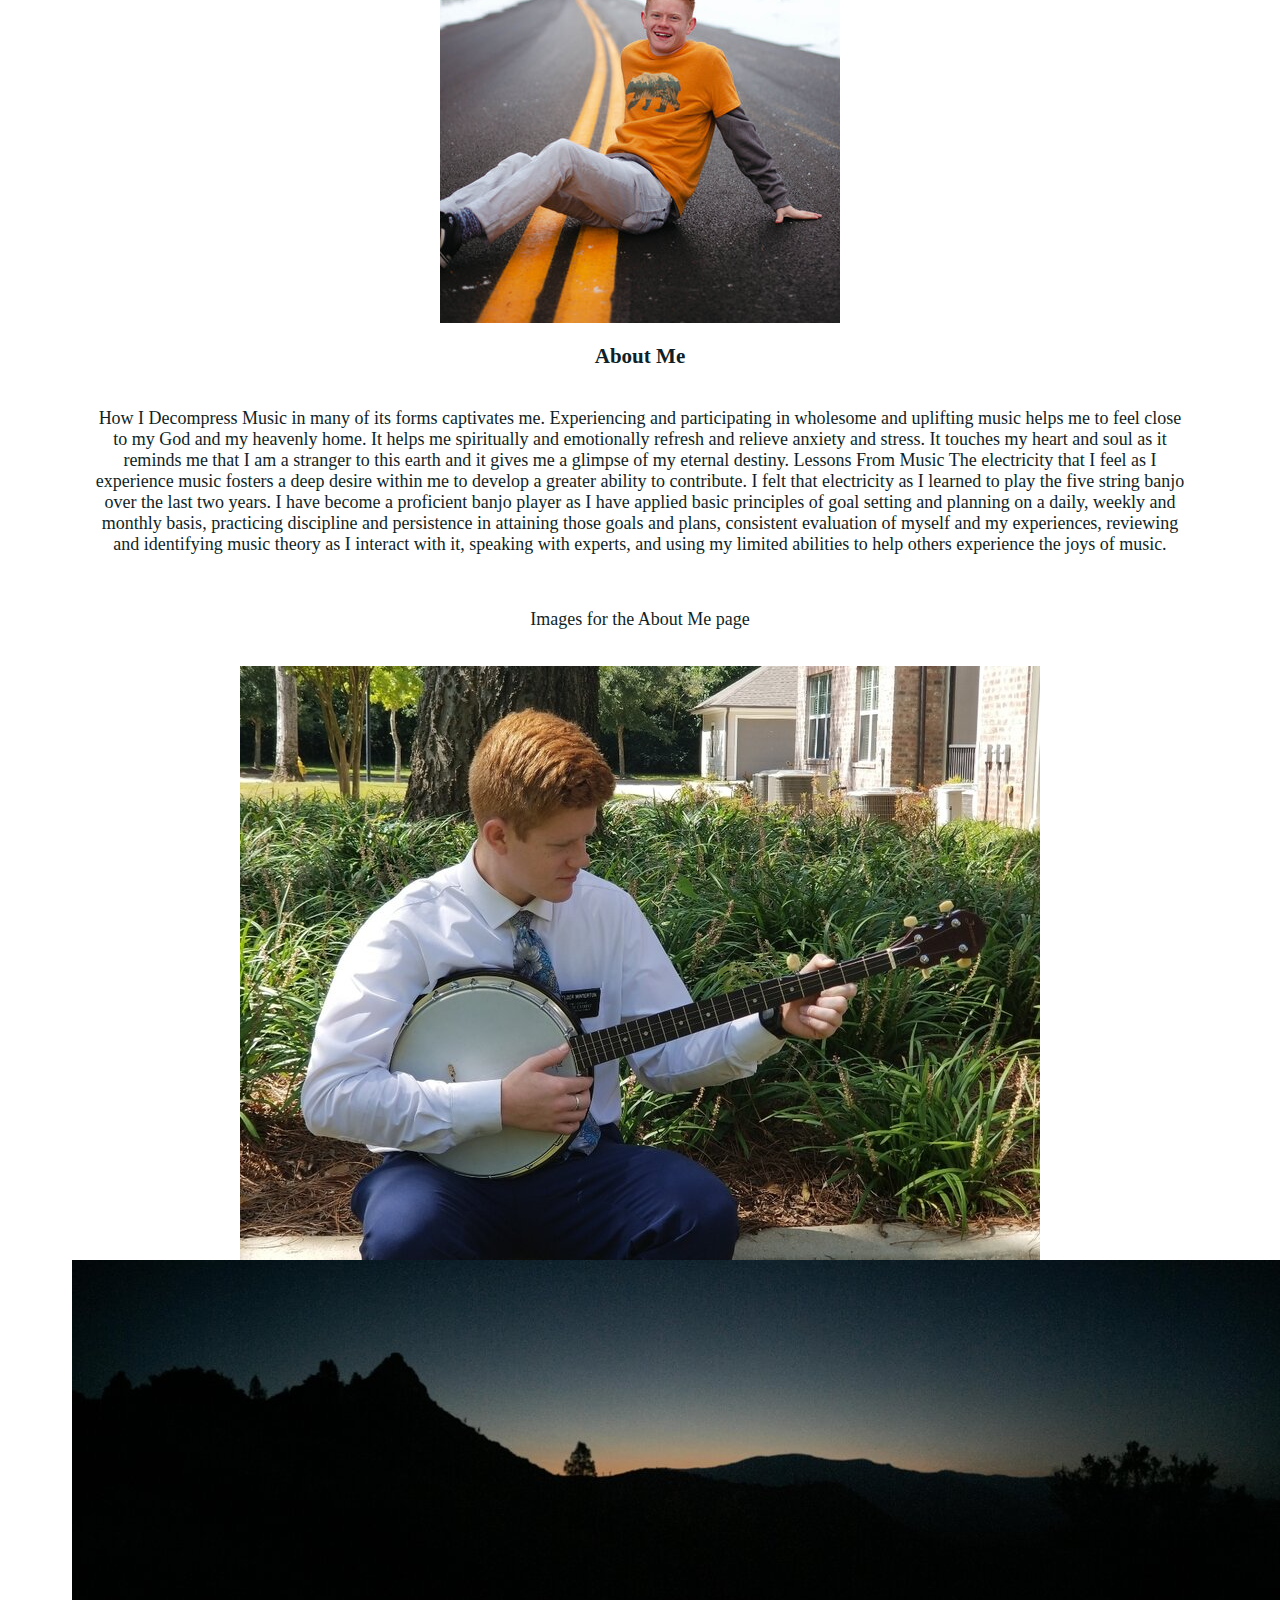
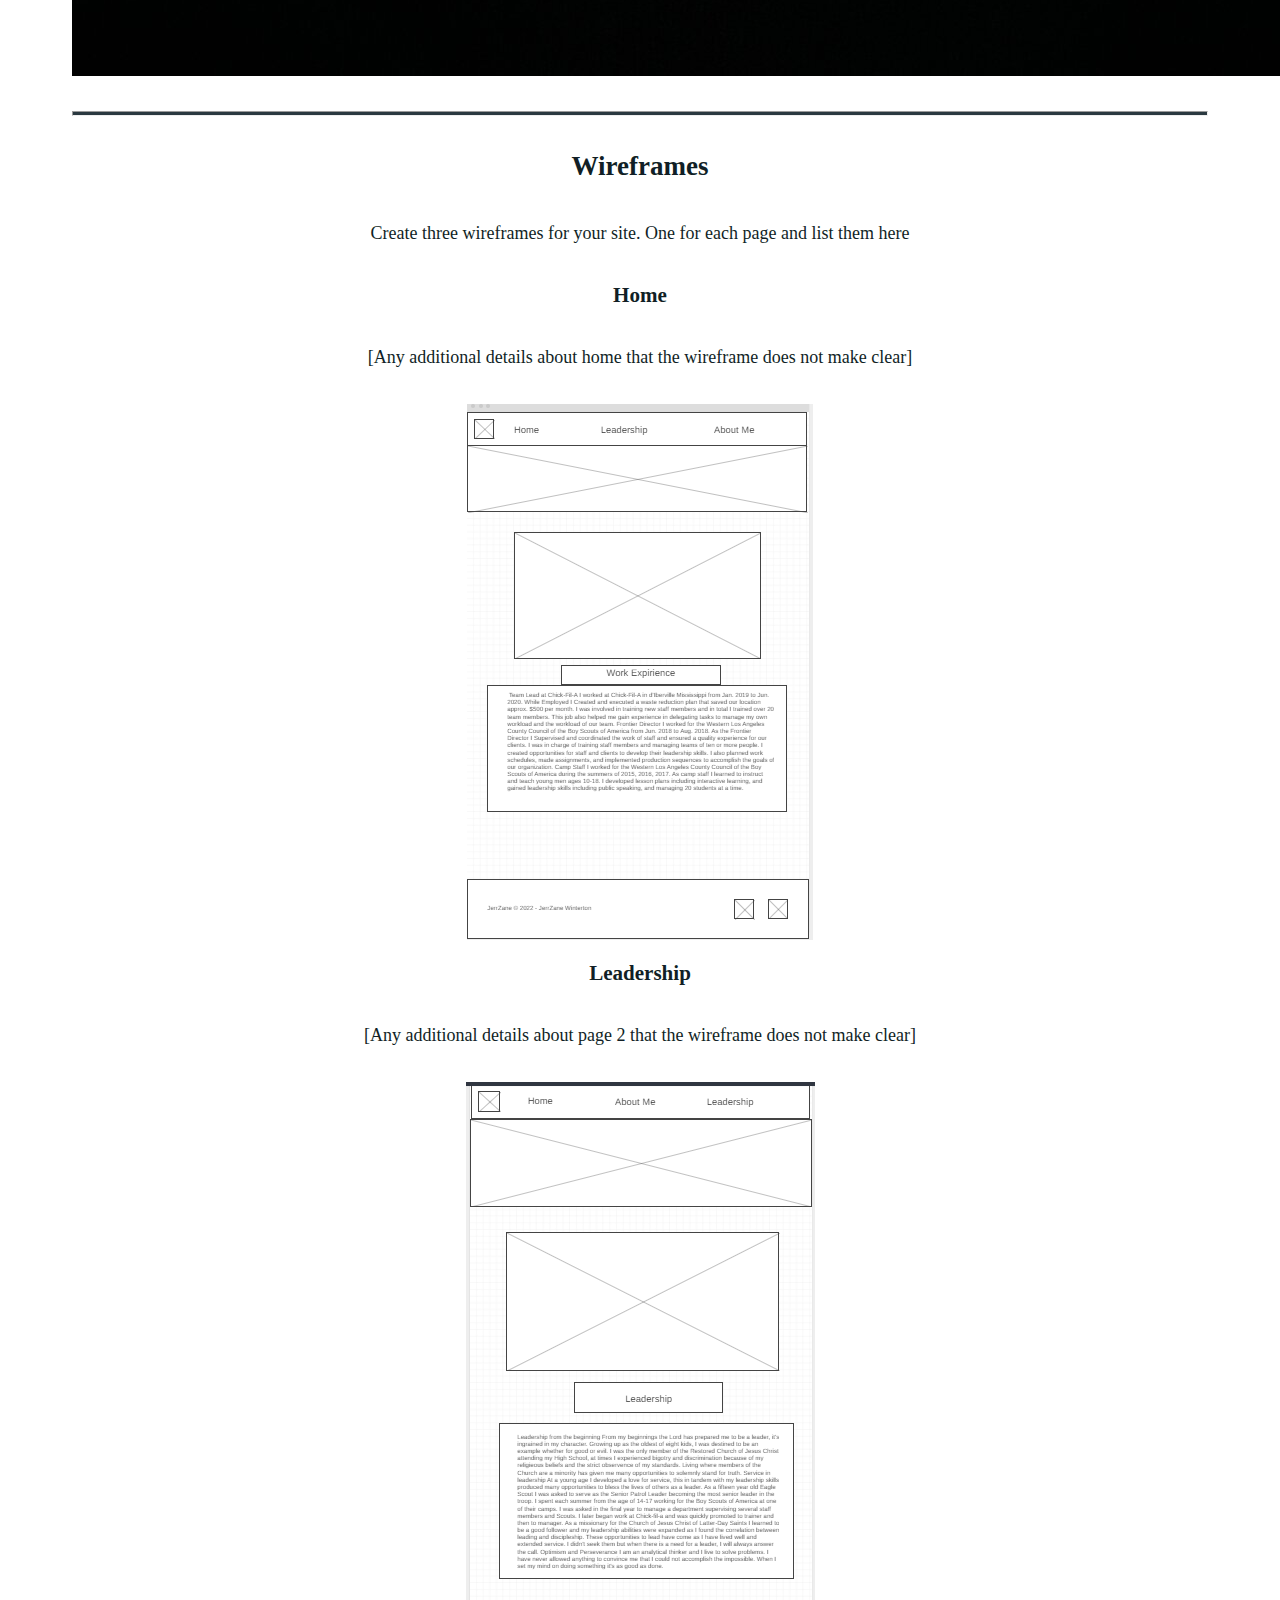
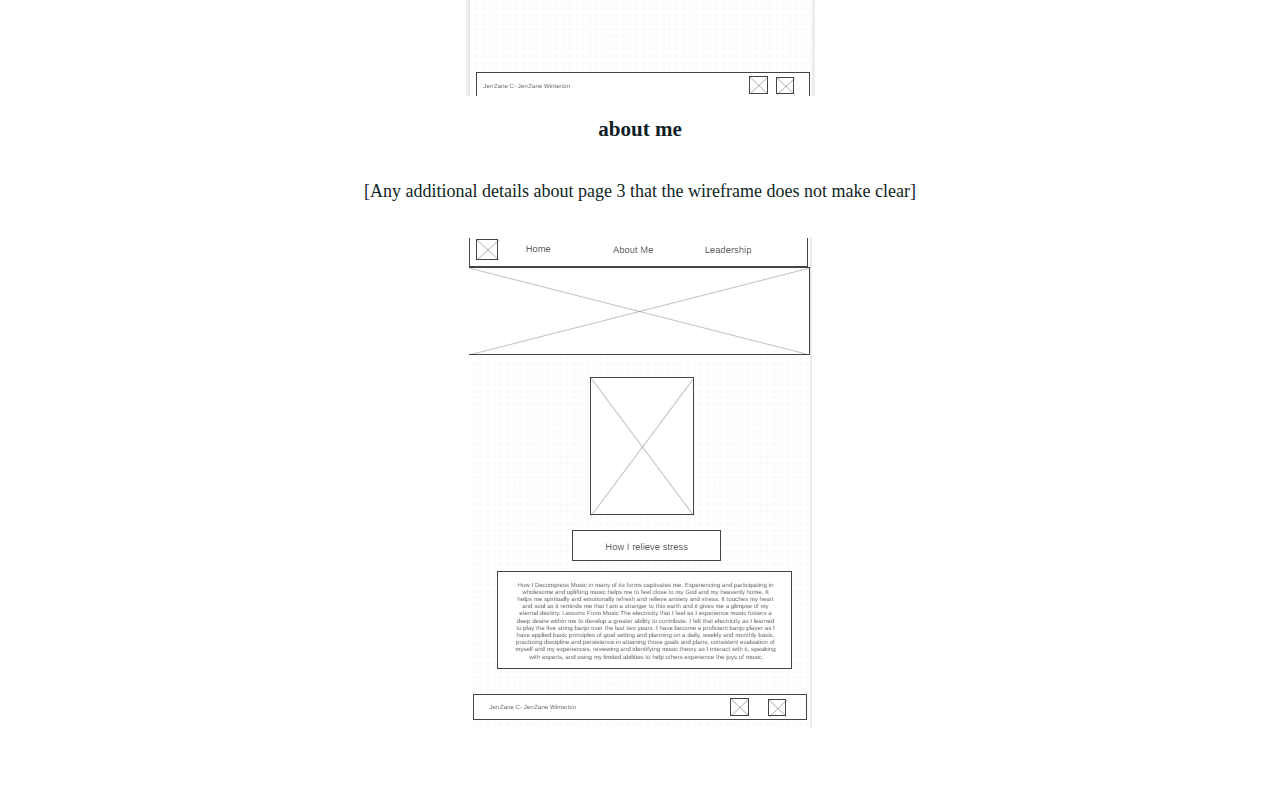
<file: jerrzane/site-plan.html>
<!DOCTYPE html>
<html lang="en-us">
    
  <head>
    <meta charset="utf-8">
    <title>Site Plan</title>
    <link type="text/css" rel="stylesheet" href="styles/site-plan.css">
  </head>

  <body>
    <header>
      <h1>JerrZane's Site Plan</h1>
      <h2>JerrZane Winterton</h2>
      <h2>WDD 130.31</h2>
      <!-- In the header above, add the name or your site, your name and class number. For example if you are in section 3 you would put WDD 130.03 -->
    </header>
    <main>

      <!-- ------------------------Steps 2-3------------------------------ -->
      <hr>
      <h2>Overview</h2>
      <h3>Purpose</h3>
      <p>A snapshot of who JerrZane Winterton is! A compilation of my achevements and qualifications. </p>  <!-- change this -->


      <h3>Audience</h3>
      <p>Potential Employers, Friends, and Family</p>  <!-- change this -->

      <hr>
      <h2>Branding</h2>
      <h3><logojz class=""></logojz></h3>
      <!-- Replace this with some sort of logo for your site.  A logo can be as simple as the name of your site in a nice font :) -->
      <img src="logojz.png" alt="logojz">
      <hr>
      <h2>
        Style Guide
      </h2>

      <!-- ------------------------Steps 4-8------------------------------ -->

      <h3>
        Color Palette
      </h3>
      <!--  The colors you choose for a website are one of the most important decisions you will make. Follow the instructions on the activity in iLearn then return and replace the color codes below with the hex color codes (the 6 digit numbers that show at the bottom of each color) for the colors you have chosen below.  You should have at least 2 colors but do not have to fill in all 4 if you do not need them.  -->

      <!-- Copy and paste the URL to your finished palette below Make sure to paste it into both spots -->
      Palette URL: <a href="https://coolors.co/396e94-e7c24f-a43312-381d2a-aabd8c" target="_blank">https://coolors.co/396e94-e7c24f-a43312-381d2a-aabd8c</a>


      <table class="colors">
        <tr><th>Primary</th><th>Secondary</th><th>Accent 1</th><th>Accent 2</th></tr>
        <!-- Replace the numbers in the boxes below with your hex color codes. Then switch to the site-plan.css file and change your colors there as well. -->
        <tr><td class="primary">#857D6F</td><td class="secondary">#525A5b</td><td class="accent1">#2A3940</td><td class="accent2">#111F26</td></tr>
      </table>

      <!-- ------------------------Step 9------------------------------ -->

      <h3>
        Typography
      </h3>
      <!-- Choose a font for your paragraphs (body copy) and headlines. What font(s) have you chosen? Why did you choose what you did?  Make sure to review the list of web safe fonts at W3Schools.org as a starting point.  Think also about which of your colors above you might use for background and font colors. -->

      <h4>
        Heading Font: times, Copperplate, Papyrus, fantasy  <!-- change this -->
      </h4>
      <h4>
        Paragraph Font: Tahoma, Verdana, sans-serif <!-- change this -->
      </h4>
      <h3>
        Normal paragraph example
      </h3>
      <p>
        Lorem ipsum dolor sit amet, consectetur adipiscing elit, sed do eiusmod tempor incididunt ut labore et dolore magna aliqua. Ut enim ad minim veniam, quis nostrud exercitation ullamco laboris nisi ut aliquip ex ea commodo consequat. Duis aute irure dolor in reprehenderit in voluptate velit esse cillum dolore eu fugiat nulla pariatur. Excepteur sint occaecat cupidatat non proident, sunt in culpa qui officia deserunt mollit anim id est laborum.
      </p>
      <h3>
        Colored paragraph example
      </h3>
      <p class="colored">
        Lorem ipsum dolor sit amet, consectetur adipiscing elit, sed do eiusmod tempor incididunt ut labore et dolore magna aliqua. Ut enim ad minim veniam, quis nostrud exercitation ullamco laboris nisi ut aliquip ex ea commodo consequat. 
      </p>

      <!-- ------------------------Step 10------------------------------ -->

      <h3>
        Navigation
      </h3>
      <!-- Think about how you want your navigation bar to look. In the site-plan.css file change the colors to your colors to get the look you desire. --> 
      <nav>
        <a href="index.html">Home</a>
        <a href="leadership.html">Leadership</a>
        <a href="about_me.html">About Me</a>
      </nav>
      <hr>
      <h2>
        Site Map
      </h2>
      <div class="sitemap">
        <div class="sm-home">
          Home
        </div>
        <div class="sm-page2">
          Leadership<!-- change this -->
        </div>
        <div class="sm-page3">
          About Me<!-- change this -->
        </div>

        <div class="top">
          &nbsp;
        </div>
        <div class="left">
          &nbsp;
        </div>
        <div class="right">
          &nbsp;
        </div>

      </div>

      <!-- --------Content Section -------------- -->
      <hr>
      <h2>
        Content
      </h2>
      <h3>Home page</h3>
      <p>
        Work Experience
Team Lead at Chick-Fil-A								
I worked at Chick-Fil-A in d’Iberville Mississippi from Jan. 2019 to Jun. 2020. While Employed I   Created and executed a waste reduction plan that saved our location approx. $500  per month.
I was involved in training new staff members and in total I trained over 20 team members. This job also helped me gain experience in delegating tasks to manage my own workload and the workload of our team.

Frontier Director                                                                            
I worked for the Western Los Angeles County Council of the Boy Scouts of America from  Jun. 2018 to Aug. 2018. As the Frontier Director I Supervised and coordinated the work of staff and ensured a quality experience for  our clients. I was in charge of training staff members and managing teams of ten or more people. I created opportunities for staff and clients to develop their leadership skills. I also planned work schedules, made assignments, and implemented production sequences to accomplish the goals of our organization.

Camp Staff
I worked for the Western Los Angeles County Council of the Boy Scouts of America during the summers of 2015, 2016, 2017.  As camp staff I learned to instruct and teach young men ages 10-18. I developed lesson plans including interactive learning, and gained leadership skills including public speaking, and managing 20 students at a time.

      </p>
      <p>Images for the Home page</p>
        <img src="sentinal.jpg" alt=mountain>
        <img src="teton.jpg" alt="jerrzane">

      </ul>
      <h3>Leadership</h3>
      <p>
        
Leadership from the beginning 
From my beginnings the Lord has prepared me to be a leader, it's ingrained in my character. Growing up as the oldest of eight kids, I was destined to be an example whether for good or evil. I was the only member of the Restored Church of Jesus Christ attending my High School, at times I experienced bigotry and discrimination because of my religieous beliefs and the strict observence of my standards. Living where members of the Church are a minority has given me many opportunities to solemnly stand for truth. 

Service in leadership
At a young age I developed a love for service, this in tandem with my leadership skills produced many opportunities to bless the lives of others as a leader. As a fifteen year old Eagle Scout I was asked to serve as the Senior Patrol Leader becoming the most senior leader in the troop. I spent each summer from the age of 14-17 working for the Boy Scouts of America at one of their camps. I was asked in the final year to manage a department supervising several staff members and Scouts. I later began work at Chick-fil-a and was quickly promoted to trainer and then to manager. As a missionary for the Church of Jesus Christ of Latter-Day Saints I learned to be a good follower and my leadership abilities were expanded as I found the correlation between leading and discipleship. These opportunities to lead have come as I have lived well and extended service. I didn't seek them but when there is a need for a leader, I will always answer the call.

Optimism and Perseverance
I am an analytical thinker and I live to solve problems. I have never allowed anything to convince me that I could not accomplish the impossible. When I set my mind on doing something it's as good as done.   


      </p>
      <p>Images for the leadership page</p>
        <img src="sentinal.jpg" alt="mountain">
        <img src="snow.jpg" alt="snow road">

      </ul>
      <h3>About Me</h3>
      <p>
        
How I Decompress
Music in many of its forms captivates me. Experiencing and participating in wholesome and uplifting music helps me to feel close to my God and my heavenly home. It helps me spiritually and emotionally refresh and relieve anxiety and stress. It touches my heart and soul as it reminds me that I am a stranger to this earth and it gives me a glimpse of my eternal destiny. 

Lessons From Music
The electricity that I feel as I experience music fosters a deep desire within me to develop a greater ability to contribute. I felt that electricity as I learned to play the five string banjo over the last two years. I have become a proficient banjo player as I have applied basic principles of goal setting and planning on a daily, weekly and monthly basis, practicing discipline and persistence in attaining those goals and plans, consistent evaluation of myself and my experiences, reviewing and identifying music theory as I interact with it, speaking with experts, and using my limited abilities to help others experience the joys of music. 



      </p>
      <p>Images for the About Me page</p>
        <img src="banjo.jpg" alt="banjo">
        <img src="sentinal.jpg" alt="mountain">

      </ul>
      <hr>
      <h2>
        Wireframes
      </h2>
      <p>
        Create three wireframes for your site. One for each page and list them here</p>

      <h3>Home</h3>
      <p>         
        [Any additional details about home that the wireframe does not make clear]
      </p>
      <img src="home.png" alt="home page wireframe">

      <h3>Leadership</h3>
      <p>         
        [Any additional details about page 2 that the wireframe does not make clear]
      </p>
      <img src="leadership.png" alt="leadership wireframe">

      <h3>about me</h3>
      <p>         
        [Any additional details about page 3 that the wireframe does not make clear]
      </p>
      <img src="about_me.png" alt="page 3 wireframe">
    </main>
  </body>

</html>
</file>
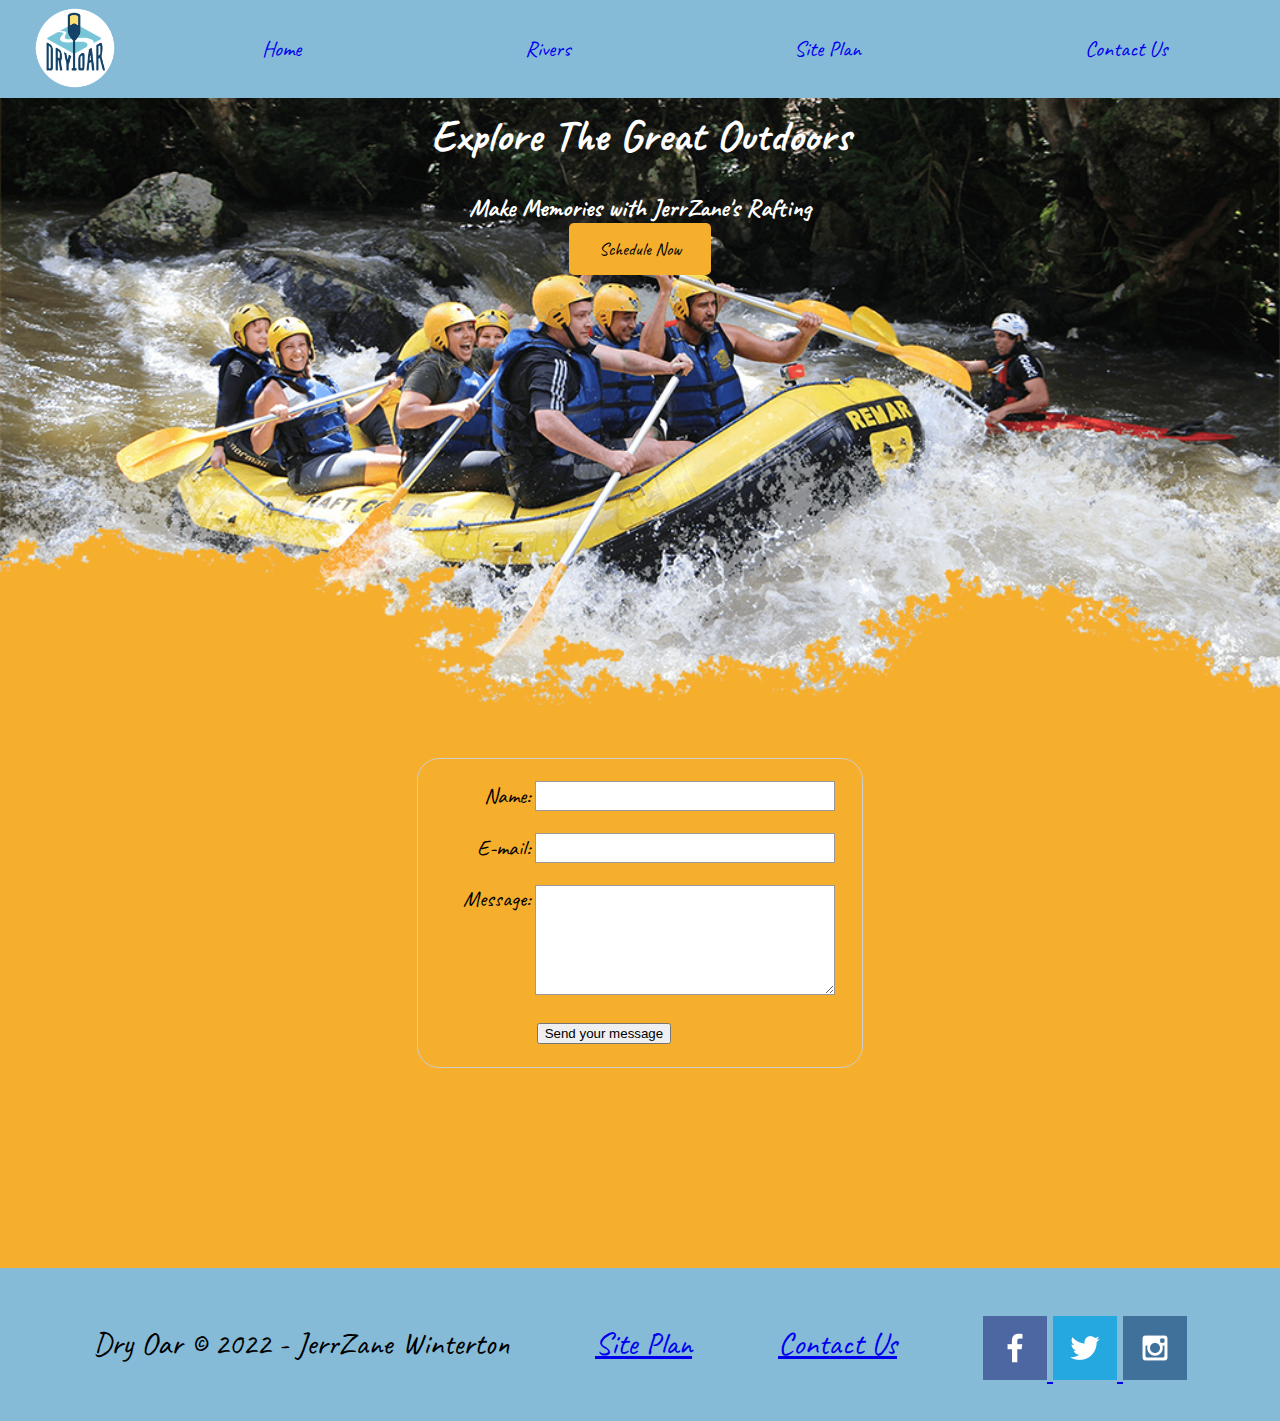
<file: wwr/contactus.html>
<!DOCTYPE html>
<html lang="en">
<head>
    <style>form {
        /* Center the form on the page */
        margin: 0 auto;
        width: 400px;
        /* Form outline */
        padding: 1em;
        border: 1px solid #ccc;
        border-radius: 1em;
      }
      
      ul {
        list-style: none;
        padding: 0;
        margin: 0;
      }
      
      form li + li {
        margin-top: 1em;
      }
      
      label {
        /* Uniform size & alignment */
        display: inline-block;
        width: 90px;
        text-align: right;
      }
      
      input,
      textarea {
        /* To make sure that all text fields have the same font settings
           By default, textareas have a monospace font */
        font: 1em sans-serif;
      
        /* Uniform text field size */
        width: 300px;
        box-sizing: border-box;
      
        /* Match form field borders */
        border: 1px solid #999;
      }
      
      input:focus,
      textarea:focus {
        /* Additional highlight for focused elements */
        border-color: #000;
      }
      
      textarea {
        /* Align multiline text fields with their labels */
        vertical-align: top;
      
        /* Provide space to type some text */
        height: 5em;
      }
      
      .button {
        /* Align buttons with the text fields */
        padding-left: 90px; /* same size as the label elements */
      }
      
      button {
        /* This extra margin represent roughly the same space as the space
           between the labels and their text fields */
        margin-left: 0.5em;
    }
    #feedback {
    background-color: antiquewhite;
    position: absolute;
    top: 0;
    left: 0;
    right: 0;
    padding: .5em;
    /* make this element invisible until we are ready for it */
    display: none;      
}
.moveDown {
    margin-top: 3em;
}
      </style>
  <link rel="stylesheet" href="styles/style.css">
  <meta charset="UTF-8">
  <meta http-equiv="X-UA-Compatible" content="IE=edge">
  <meta name="viewport" content="width=device-width, initial-scale=1.0">
  <title>Whitewater Rafting Vacations | Dry Oar Boating | Home</title>
</head>
<body>
  <div id="content">
    <header>
      <a id="logo_link" href="index.html"><img class="logo" src="images/logo.png" alt="Dry Oar Logo"></a>
      <nav>
        <a href="index.html">Home</a>
        <a href="rivers.html">Rivers</a>
        <a href="site-plan-rafting.html">Site Plan</a>
        <a href="contactus.html">Contact Us</a>
      </nav>
    </header>
    <div id="hero">
      <section id="hero-msg">
        <h1 class="home-title">Explore The Great Outdoors</h1>
        <h4>Make Memories with JerrZane's Rafting</h4>
        <div class='button-box'>
          <a class='book' href="contactus.html">Schedule Now</a>
        </div>
     </section>
      <div id="hero-box">
        <img id="hero-img" src="images/hero.png" alt="People enjoying white water rafting"></div>
      </div>
      
    </div>
    <div id="feedback"></div>
    <form action="/my-handling-form-page" method="post>"submit"</form>
    <ul>
        <li>
          <label for="name">Name:</label>
          <input type="text" id="name" name="user_name" />
        </li>
        <li>
          <label for="mail">E-mail:</label>
          <input type="email" id="mail" name="user_email" />
        </li>
        <li>
          <label for="msg">Message:</label>
          <textarea id="msg" name="user_message"></textarea>
        </li>
    </li>
    <li class="button">
        <button type="submit">Send your message</button>
      </ul>
    </form>
    <script>
        // get the feedback div element so we can do something with it.
        const feedbackElement = document.getElementById('feedback');
        // get the form so we can read what was entered in it.
        const formElement = document.forms[0];
        // add a 'listener' to wait for a submission of our form. When that happens run the code below.
        formElement.addEventListener('submit', function(e) {
            // stop the form from doing the default action.
            e.preventDefault();
            // set the contents of our feedback element to a message letting the user know the form was submitted successfully. Notice that we pull the name that was entered in the form to personalize the message!
            feedbackElement.innerHTML = 'Hello '+ formElement.user_name.value +'! Thank you for your message. We will get back with you as soon as possible!';
            // make the feedback element visible.
            feedbackElement.style.display = "block";
            // add a class to move everything down so our message doesn't cover it.
            document.body.classList.toggle('moveDown');
        });
    </script>



  <footer>
    <p>Dry Oar © 2022 - JerrZane Winterton</p>
    <p><a href="site-plan-rafting.html">Site Plan</a></p>
    <p><a href="contactus.html">Contact Us</a></p>
    <div class="social">
      <a href="https://facebook.com"target="_blank">
        <img src="images/facebook.png" alt="fb icon">
        </a>
        <a href="https://twitter.com"target="_blank">
          <img src="images/twitter.png" alt="twitter icon">
        </a>
         <a href="https://instagram.com"target="_blank">
          <img src="images/instagram.png" alt="instagram icon">
        </a>
    </div>
  </footer>
</body>
</html>
</file>
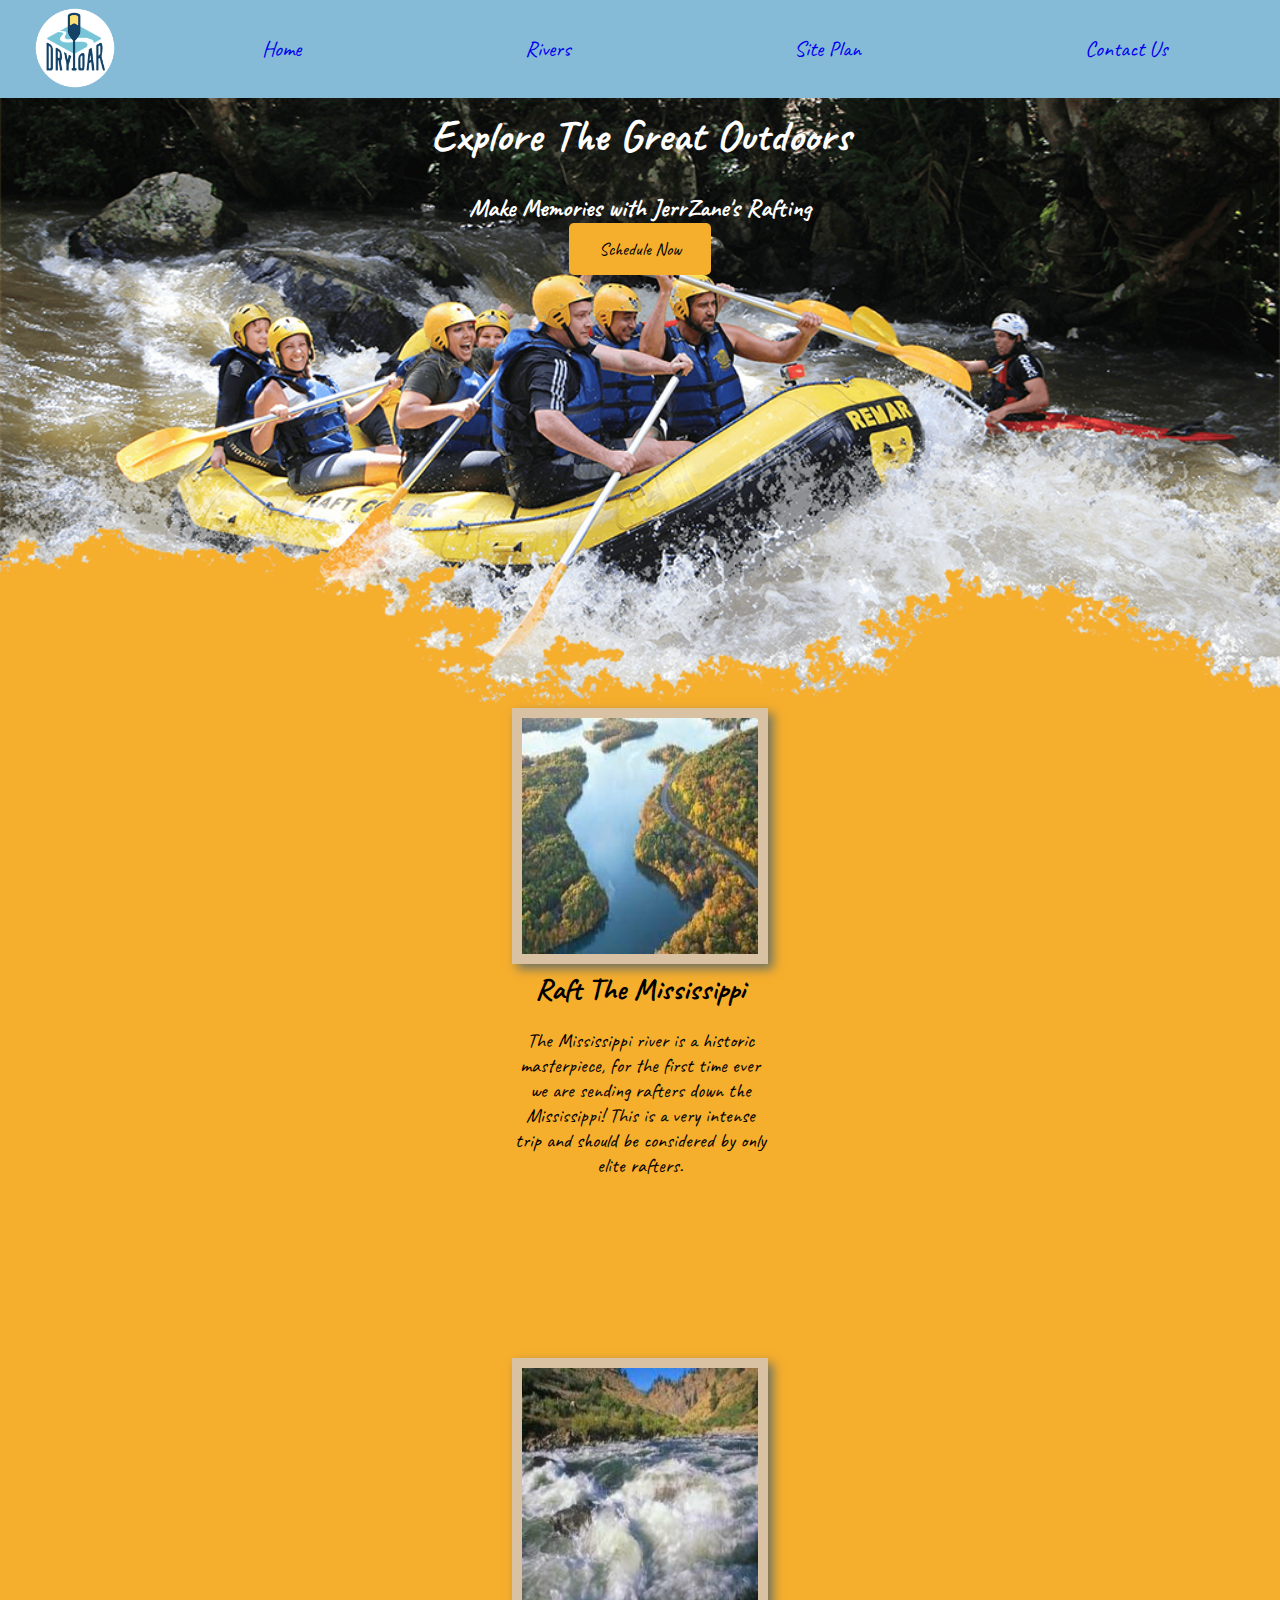
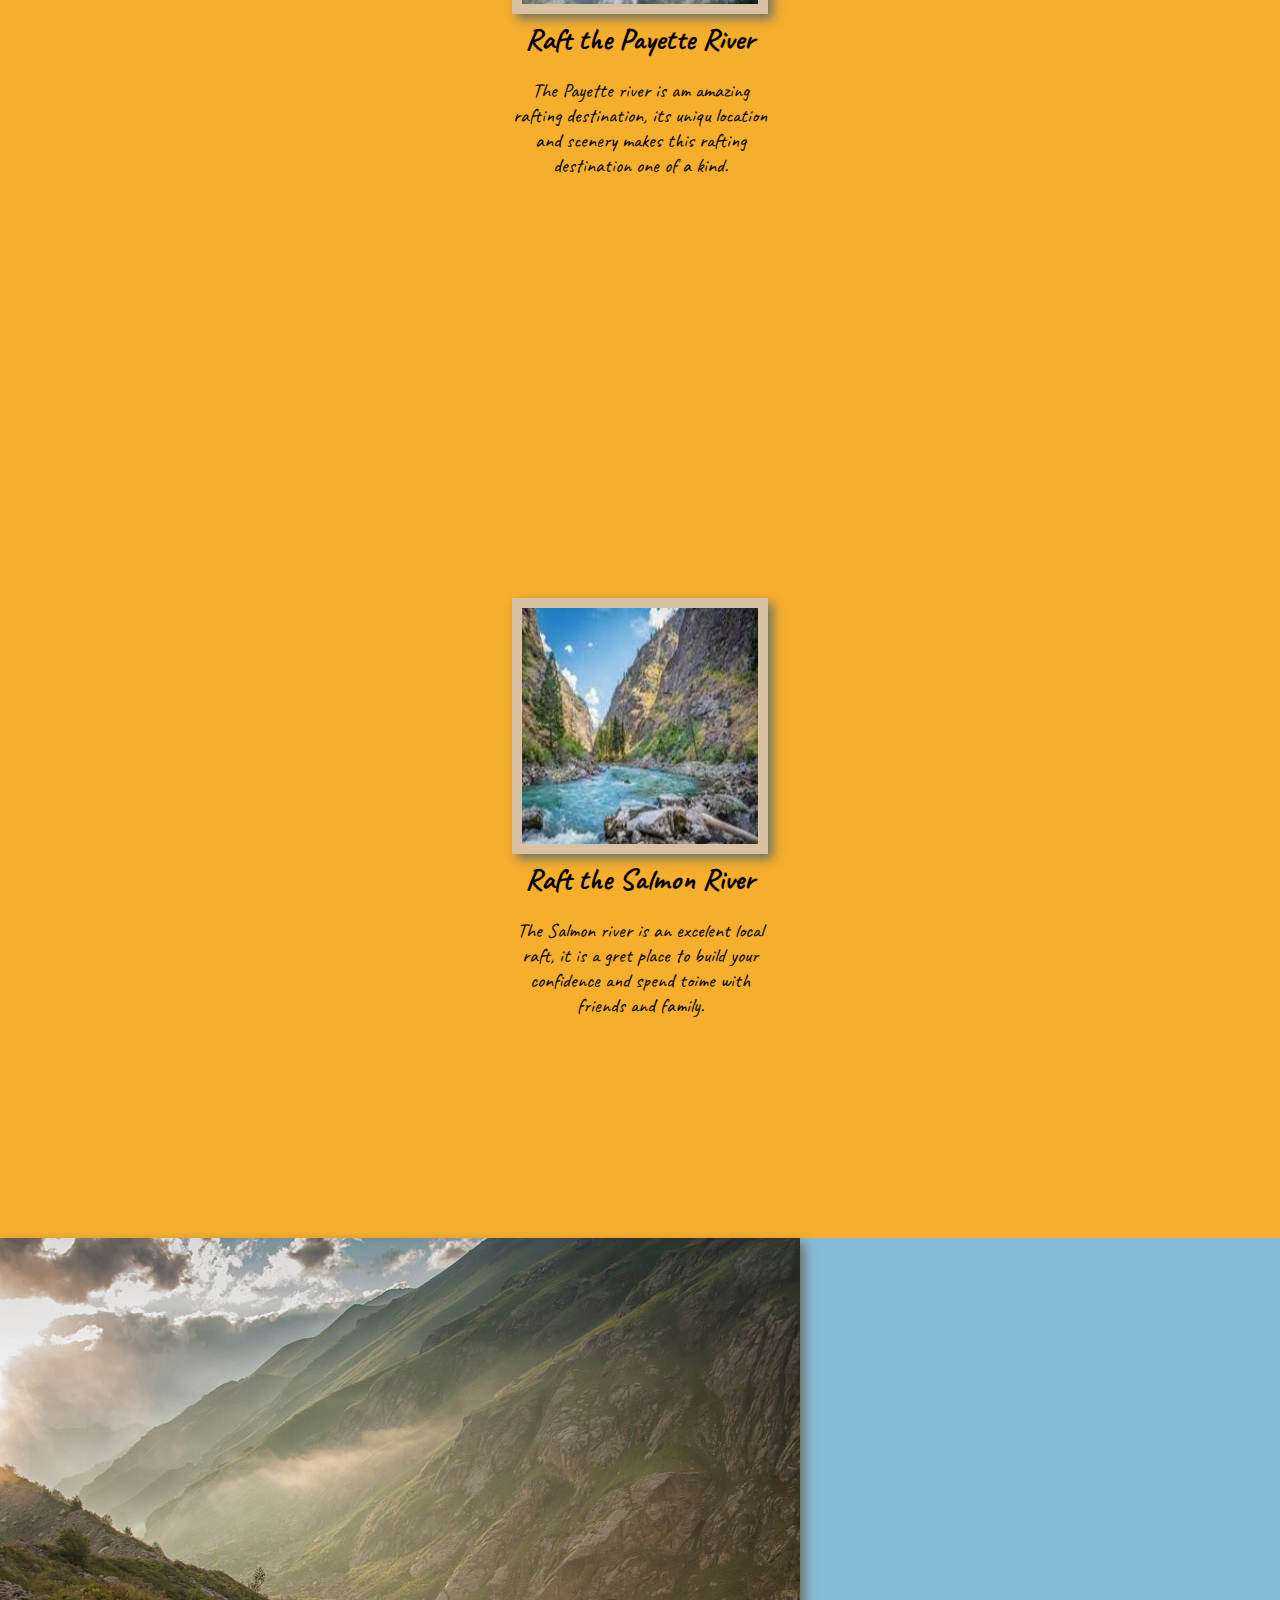
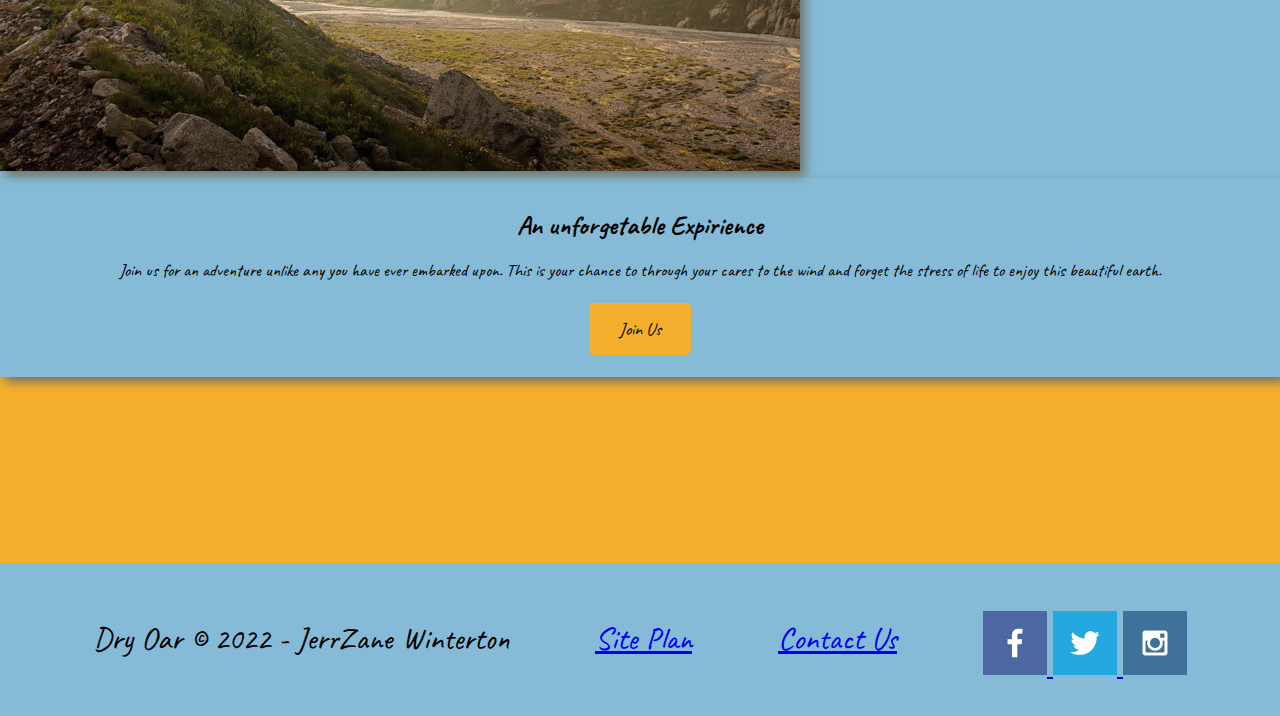
<file: wwr/rivers.html>
<!DOCTYPE html>
<html lang="en">
<head>
  <link rel="stylesheet" href="styles/style.css">
  <meta charset="UTF-8">
  <meta http-equiv="X-UA-Compatible" content="IE=edge">
  <meta name="viewport" content="width=device-width, initial-scale=1.0">
  <title>Whitewater Rafting Vacations | Dry Oar Boating | Home</title>
</head>
<body>
  <div id="content">
    <header>
      <a id="logo_link" href="index.html"><img class="logo" src="images/logo.png" alt="Dry Oar Logo"></a>
      <nav>
        <a href="index.html">Home</a>
        <a href="rivers.html">Rivers</a>
        <a href="site-plan-rafting.html">Site Plan</a>
        <a href="contactus.html">Contact Us</a>
      </nav>
    </header>
    <div id="hero">
      <section id="hero-msg">
        <h1 class="home-title">Explore The Great Outdoors</h1>
        <h4>Make Memories with JerrZane's Rafting</h4>
        <div class='button-box'>
          <a class='book' href="contactus.html">Schedule Now</a>
        </div>
     </section>
      <div id="hero-box">
        <img id="hero-img" src="images/hero.png" alt="People enjoying white water rafting"></div>
      </div>
      
    </div>
  <main class="river-grid">
  
    <section class="ms_river">
      <img class="card-img" src="ms_river.jpg" alt="Mississippi River"> 
     
      <h2>Raft The Mississippi</h2>
      <p>The Mississippi river is a historic masterpiece, for the first time ever we are sending rafters down the Mississippi! This is a very intense trip and should be considered by only elite rafters. </p>
   </section>
   
   
    <section class="salmon">
      <img class="card-img" src="salmon.jpg" alt="salmon images">
      <h2>Raft the Salmon River</h2>
      <p>The Salmon river is an excelent local raft, it is a gret place to build your confidence and spend toime with friends and family.</p>
    </section>
    <section class="payette">
      <img class="card-img" src="payette.jpg" alt="rafting boat"> 
      <h2>Raft the Payette River</h2>
      <p> The Payette river is am amazing rafting destination, its uniqu location and scenery makes this rafting destination one of a kind.</p>
    </section>
    <div id="background">
      <img class="mountains" src="images/mountains.jpg" alt="Misty mountains">
 
      <section class="msg">
        <h2>An unforgetable Expirience</h2>
        <p>Join us for an adventure unlike any you have ever embarked upon. This is your chance to through your cares to the wind and forget the stress of life to enjoy this beautiful earth.</p>
        <a class='join' href="rivers.html">Join Us</a>
      </section>
</div>
</main>
  <footer>
    <p>Dry Oar © 2022 - JerrZane Winterton</p>
    <p><a href="site-plan-rafting.html">Site Plan</a></p>
    <p><a href="contactus.html">Contact Us</a></p>
    <div class="social">
      <a href="https://facebook.com" target="_blank">
        <img src="images/facebook.png" alt="fb icon">
        </a>
        <a href="https://twitter.com" target="_blank">
          <img src="images/twitter.png" alt="twitter icon">
        </a>
         <a href="https://instagram.com" target="_blank">
          <img src="images/instagram.png" alt="instagram icon">
        </a>
    </div>
  </footer>
</body>
</html>
</file>
<file: jerrzane/styles/style.css>
@import url('https://fonts.googleapis.com/css2?family=Caveat:wght@600&display=swap');
#content {
    max-width: 1600px;
    margin: 0 auto;
}
nav a {
   text-align: center;
    text-decoration: none;
    padding: 35px;
    color: white;
}
#hero-msg h1 {
   text-align: center;
    font-family: "Papyrus", "Copperplate", 'Caveat';
    font-size: 2em;
    color:white;
}
#hero-msg h4 {
   text-align: center;
    font-family:'Caveat', cursive, 'Brush Script MT', cursive, Times;
    font-size: 25px;
    margin: 10px;
    color: white;
}
.button-box {
   text-align: center;
}
main section {
   text-align: center;
    font-family:'Caveat', cursive, 'Brush Script MT', cursive, Times;
    font-size: 20px;
}
#background {
    height: 725px;
}
body {
    background-color: #c19a72;
   color: black;
    font-family: 'Caveat', cursive, 'Brush Script MT', cursive, Times;
    font-size: 22px;
    margin: 0;
    padding: 0;
}
header {
    background-color: #46606d;
   color: black;
   display: grid;
   grid-template-columns: 150px auto;
}
nav a:hover {
    background-color: #c19a72;
    color: black;
    text-decoration: underline;
}
.book, .join {
    background-color: white;
    color: black;
    text-decoration: none;
    font-size: 18px;
    padding: 15px 30px;
    margin-top: 50px;
    border-radius: 5px;
}
.book:hover,.join:hover {
    background-color: white;
    color: black;
    text-decoration: underline;
}
#background{
    background-color: #86BBD8;
   color: black
}
.teton-card {
    background-color: #46606d;
   color: white;
   font-size:.8em;
    line-height: 1.5em;
    padding: 35px;
    grid-column: 2/10;
    grid-row: 2/3;
    
}
.we-card {
    background-color: #13232d;
   color: white;
   font-size:.8em;
    line-height: 1.5em;
    padding: 35px;
    display: grid;
    grid-column: 4/8;
    grid-row: 2/3;
    margin-top: 15px;
}
footer{
    background-color: #46606d;
    color: white;
    text-decoration: none;
    font-size: 1.2em;
    padding: 25px 50px;
    margin-top: 200px;
    display: flex;
    justify-content: space-around;
    align-items: center;
}
.logo{
    width: 80px;
}
.icon {
   padding-top: 25px;
   grid-column: 2/10;
    grid-row: 2/3;
}
.snow {
    padding-top: 25px;
    grid-column: 2/10;
     grid-row: 2/3;}
 .banjo {
        padding-top: 25px;
        grid-column: 2/10;
         grid-row: 2/3;
     }
#hero-img{
    width:100%;
    margin-top: -100px;
 
}
footer p a:hover {
    text-decoration: underline;
    color: #c19a72;
}
footer p {
    font-size: 1.2em;
    color: white;
}
h2 {
    margin: 0;
}
#logo_link{
    padding-top: 5px;
}
.msg p {
   padding-bottom: 15px;
}
footer .social img {
    padding-top: 15px;
}
.home-title {
    margin-top: 10px;
}
.teton-card, .snow-card, .banjo-card {
    margin:  0;
}
.card-img {
    border: 10px solid #d9c2a3;
    transition: transform .5s;
    box-shadow: 5px 5px 10px #6f7364;
    width: 100%
}
main section img {
    box-sizing: border-box;
}
nav {
    display: flex;
    justify-content: space-around;
    flex-basis:  auto; /* default auto */
}
 
#logo_link {
    padding-top: 5px;
    justify-self: center;
    align-self: center;
}
#hero {
    display: grid;
    grid-template-columns: 1fr 3fr 1fr;
    
}
#hero-box {
    grid-column: 1/4;
    grid-row: 1/3;
    z-index: -1;
    margin-top: 100px;
}
#hero-msg {
    grid-column: 2/3;
    grid-row: 1/2;
    margin-top: 100px;
}
.home-grid {
    display: grid;
    grid-template-columns: 1fr 1fr 1fr 1fr 1fr 1fr 1fr 1fr 1fr 1fr ;
}
.teton-grid {
    display: grid;
    grid-template-columns: 1fr 800px 1fr ;
}
.snow-grid {
    display: grid;
    grid-template-columns: 1fr 400px 1fr ;
}
            
.rapids-card{ 
    grid-column: 8/10;
    grid-row: 2/3;             
}
.ms_river{
    grid-column: 5/7;
    grid-row: 1/3;
   margin-top:-50px;
   }
.payette{
    grid-column: 5/7;
    grid-row: 2/3;
   margin-top:600px;
   }
.salmon{
    grid-column: 5/7;
    grid-row: 3/3;

   }

#background{ grid-column: 1/11;
    grid-row: 4/9;
}
.mountains{ grid-column: 2/7;
    grid-row: 5/8;
    box-shadow: 5px 5px 10px #6f7364;
}
.msg{ grid-column: 6/10;
    grid-row: 6/7;
    box-shadow: 5px 5px 10px #6f7364;
}
.card-img:hover {
    opacity: .6;
    transform: scale(1.1);
}
</file>
<file: wwr/styles/style.css>
@import url('https://fonts.googleapis.com/css2?family=Caveat:wght@600&display=swap');
#content {
    max-width: 1600px;
    margin: 0 auto;
}
nav a {
   text-align: center;
    text-decoration: none;
    padding: 35px;
}
#hero-msg h1 {
   text-align: center;
    font-family: "Papyrus", "Copperplate", 'Caveat';
    font-size: 2em;
    color:white;
}
#hero-msg h4 {
   text-align: center;
    font-family:'Caveat', cursive, 'Brush Script MT', cursive, Times;
    font-size: 25px;
    margin: 10px;
    color: white;
}
.button-box {
   text-align: center;
}
main section {
   text-align: center;
    font-family:'Caveat', cursive, 'Brush Script MT', cursive, Times;
    font-size: 20px;
}
#background {
    height: 725px;
}
body {
    background-color:#F6AE2D;
   color: black;
    font-family: 'Caveat', cursive, 'Brush Script MT', cursive, Times;
    font-size: 22px;
    margin: 0;
    padding: 0;
}
header {
    background-color:#86BBD8;
   color: black;
   display: grid;
   grid-template-columns: 150px auto;
}
nav a:hover {
    background-color: #33658A;
    color: black;
    text-decoration: underline;
}
.book, .join {
    background-color: #F6AE2D;
    color: black;
    text-decoration: none;
    font-size: 18px;
    padding: 15px 30px;
    margin-top: 50px;
    border-radius: 5px;
}
.book:hover,.join:hover {
    background-color: white;
    color: black;
    text-decoration: underline;
}
#background{
    background-color: #86BBD8;
   color: black
}
.msg {
    background-color: #86BBD8;
   color: black;
   font-size:.8em;
    line-height: 1.5em;
    padding: 35px;
}
footer{
    background-color: #86BBD8;
    color: black;
    text-decoration: none;
    font-size: 1.2em;
    padding: 25px 50px;
    margin-top: 200px;
    display: flex;
    justify-content: space-around;
    align-items: center;
}
.logo{
    width: 80px;
}
.icon {
    width: 80px;
    padding-top: 10px;
}
#hero-img{
    width:100%;
 
}
footer p a:hover {
    text-decoration: underline;
}
footer p {
    font-size: 1.2em;
}
h2 {
    margin: 0;
}
#logo_link{
    padding-top: 5px;
}
.msg p {
   padding-bottom: 15px;
}
footer .social img {
    padding-top: 15px;
}
.home-title {
    margin-top: 10px;
}
.rivers-card, .camping-card, .rapids-card, .salmon, .payette, .ms_river {
    margin: 200px 0;
}
.card-img {
    border: 10px solid #d9c2a3;
    transition: transform .5s;
    box-shadow: 5px 5px 10px #6f7364;
    width: 100%
}
main section img {
    box-sizing: border-box;
}
nav {
    display: flex;
    justify-content: space-around;
    flex-basis:  auto; /* default auto */
}
 
#logo_link {
    padding-top: 5px;
    justify-self: center;
    align-self: center;
}
#hero {
    display: grid;
    grid-template-columns: 1fr 3fr 1fr;
    margin-top: -100px;
}
#hero-box {
    grid-column: 1/4;
    grid-row: 1/3;
    z-index: -1;
    margin-top: -100px;
}
#hero-msg {
    grid-column: 2/3;
    grid-row: 1/2;
    margin-top: 100px;
}
.home-grid {
    display: grid;
    grid-template-columns: 1fr 1fr 1fr 1fr 1fr 1fr 1fr 1fr 1fr 1fr ;
}
.river-grid {
    display: grid;
    grid-template-columns: 1fr 1fr 1fr 1fr 1fr 1fr 1fr 1fr 1fr 1fr ;
}
.rivers-card {
    grid-column: 2/4;
    grid-row: 2/3;
    
             
}
.camping-card{
    grid-column: 5/7;
    grid-row: 2/3;
}
.rapids-card{ 
    grid-column: 8/10;
    grid-row: 2/3;             
}
.ms_river{
    grid-column: 5/7;
    grid-row: 1/3;
   margin-top:-50px;
   }
.payette{
    grid-column: 5/7;
    grid-row: 2/3;
   margin-top:600px;
   }
.salmon{
    grid-column: 5/7;
    grid-row: 3/3;

   }

#background{ grid-column: 1/11;
    grid-row: 4/9;
}
.mountains{ grid-column: 2/7;
    grid-row: 5/8;
    box-shadow: 5px 5px 10px #6f7364;
}
.msg{ grid-column: 6/10;
    grid-row: 6/7;
    box-shadow: 5px 5px 10px #6f7364;
}
.card-img:hover {
    opacity: .6;
    transform: scale(1.1);
}
@media screen and (max-width: 900px) {
    #hero, .home-grid {
        display: block;
        height: auto;
    }
    nav, footer {
        flex-direction: column;
    }
    nav a {
        display: block;
        padding: 15px;
    }
    #hero {
        margin-top: 0;
    }
    #hero-msg {
        margin-top: 0;
    }
    #hero-msg h4 {
        display: none;
    }
    .home-title {
        font-size: 25px;
        color: #6f7364;
    }
    .rivers-card, .camping-card, .rapids-card {
        margin: 50px auto;
        width: 60%;
    }
    #background {
        display: none;
    }
    .mountains, .msg {
        width: 80%;
        display: block;
        margin: 0 auto;
    }
    footer {
        margin-top: 25px;
    }
}
</file>
<file: positionstyles.css>
/* CSS - Name: "positionstyles.css" */
/* Activity 1 styles */
.content1 {
    /* This is the parent of the activity 1 boxes. */
    display: grid;
    grid-template-columns: 1fr 1fr;
    justify-items: center;
    grid-gap: 20px;
  }
  .red1 { 
    width: 100%; 
    height: 100px; 
    background-color: red; 
    grid-column: 1/3;
  
  } 
  .green1 {
    width: 200px; 
    height: 200px; 
    background-color: green; 
  
  } 
  .yellow1 {
    width: 200px; 
    height: 200px; 
    background-color: gold; 
  } 
  .blue1 {
    width: 100%; 
    height: 100px; 
    background-color: blue; 
    grid-column: 1/3;
  } 
  /* Activity 2 styles */ 
  .content2 { display: grid;
    grid-template-columns: 50px 50px 50px 50px 50px;
   
    
    /* This is the parent of the activity 2 boxes. */
  }
  .red2 {
    width: 100px; 
    height: 100px; 
    background-color: red; 
  } 
  .green2 { 
    width: 100px; 
    height: 100px; 
    background-color: green; 
    margin-top: 50px;
   
  }
  .yellow2 {
    width: 100px; 
    height: 100px; 
    background-color: gold; 
    margin-top: 100px;
  } 
  .blue2 {
    width: 100px; 
    height: 100px; 
    background-color: blue; 
    margin-top: 150px;
  } 
   /* Activity 3 styles */ 
   .content3 { display: grid;
    grid-template-columns: 1fr;

    
    
    /* This is the parent of the activity 3 boxes. */
  }
  .red3 {
    width: 100%; 
    height: 100px; 
    background-color: red; 
    
  } 
  .green3 {
    width: 45%; 
    height: 200px; 
    background-color: green;
    
  } 
  .yellow3 {
    width: 45%; 
    height: 200px; 
    background-color: gold;
    justify-self: end;
    margin-top: -200px;
  } 
  .blue3 {
    width: 100%;
    height: 100px; 
    background-color: blue;
    
  } 
   /* Activity 4 styles */ 
   .content4 {
    display: grid;
    grid-template-columns: 1fr 1fr;
    grid-row:1fr 1fr 1fr ;


    /* This is the parent of the activity 4 boxes. */
    
  }
  .red4 {
    width: 100%; 
    height: 100%; 
    background-color: red;   
    grid-column-start: 1;
    grid-column-end: 2;
    grid-row-start: 1;
    grid-row-end: 4;
  } 
  .green4 {
    width: 100%; 
    height: 200px; 
    background-color: green; 
  } 
  .yellow4 {
    width: 100%; 
    height: 200px; 
    background-color: gold; 
    
  } 
  .blue4 {
    width: 100%; 
    height: 200px; 
    background-color: blue; 
  } 
 /* Activity 5 styles */ 
 .content5 { ;

          

  /* This is the parent of the activity 5 boxes. */
  height: 400px;
}
.red5 { 
  width: 100%; 
  height: 100px; 
  background-color: red; 
} 

.green5 { 
  width: 200px; 
  height: 200px; 
  background-color: green;
  float: left;
   
} 
.yellow5 {
  width: 100%; 
  height: 275px; 
  background-color: gold; 
  
  


} 
.blue5 {
  width: 100%; 
  height: 100px; 
  background-color: blue; 
} 
   /* Activity 6 styles */ 
   .content6 {display: grid;
    grid-template-columns:100px 100px 100px 100px 100px 100px;
    grid-columns: 100px 100px 100px 100px 100px 100px;
    /* This is the parent of the activity 6 boxes. */
  }
  .red6 {
    width: 400px; 
    height: 200px; 
    background-color: red; 
  grid-column-start: 1;
    grid-column-end: 2;
    grid-row-start: 1;
    grid-row-end: 4; } 
  .green6 {
    width: 200px; 
    height: 200px; 
    background-color: green; 
  grid-column-start:1 ;
    grid-column-end: 2;
    grid-row-start: 5;
    grid-row-end:6 ;   
   z-index: 5 } 
  .yellow6 {
    width: 200px; 
    height: 400px; 
    background-color: gold; 
  grid-column-start: 5;
    grid-column-end: 6;
    grid-row-start: 4;
    grid-row-end: 6; 
  z-index: 5 } 
  .blue6 {
    width: 400px; 
    height: 400px; 
    background-color: blue; 
   grid-column-start: 2;
    grid-column-end:5 ;
    grid-row-start:2 ;
    grid-row-end: 6;
    margin-top: 30px
  } 
   
  
  
  
  /* Do not make any changes below here */
  .activity {
    width: 70%; 
    margin: 20px auto; 
    font-family: Arial, sans-serif; 
    border: 1px solid black; 
    padding: 10px; 
    clear:both; 
    overflow: auto;
  } 
  
  .hint {
    border: 1px solid grey;
    background: #e0e0e0;
    padding: .5em;
    position: relative;
    margin: 1em 0;
  }
  .hint h3 {
    margin: 0;
  }
  .hint:hover {
    background: #d0d0d0;
  }
  .hint > div {
    display: none;
  }
  
  .hint input[type=checkbox] {
    position: absolute;
    width: 100%;
    height: 100%;
    opacity: 0;
    z-index: 1;
    cursor: pointer;
  }
  
  .hint input[type=checkbox]:checked ~ div {
    display: block;
  }
  
  .hint i {
    position: absolute;
    transform: translate(-6px, 0);
    margin-top: 16px;
    right: 10px;
    top: -3px;
  }
  .hint i:before, .hint i:after {
    content: "";
    position: absolute;
    background-color: black;
    width: 3px;
    height: 9px;
  }
  .hint i:before {
    transform: translate(2px, 0) rotate(45deg);
  }
  .hint i:after {
    transform: translate(-2px, 0) rotate(-45deg);
  }
  
  .hint input[type=checkbox]:checked ~ i:before {
    transform: translate(-2px, 0) rotate(45deg);
  }
  .hint input[type=checkbox]:checked ~ i:after {
    transform: translate(2px, 0) rotate(-45deg);
  }
  .hint a {
    position: relative;
    z-index: 1;
  }
</file>
<file: jerrzane/styles/site-plan.css>
/* if you are using any Google fonts change the font names below to your fonts. 
Any spaces in your font name should be replaced with a +. 
Fonts are separated by a | */
@import url();

:root {
  /* change the values below to your colors from your palette */
  --primary-color: #c19a72   ;
  --secondary-color: #13232d;
  --accent1-color:#2A3940;
  --accent2-color:#46606d ;
 /* https://www.canva.com/colors/color-palettes/melon-and-mint/ */
  /* change the values below to your chosen font(s) */
    --heading-font: "Papyrus", "Copperplate", 'Caveat';
    --paragraph-font: 'Caveat', cursive, 'Brush Script MT', cursive, Times;

  /* these colors below should be chosen from among your palette colors above */
  --headline-color-on-white: #111F26;  /* headlines on a white background */ 
  --headline-color-on-color: white; /* headlines on a colored background */ 
  --secondary-color: #c19a72;
  --paragraph-color-on-white: #111F26; /* paragraph text on a white background */ 
  --paragraph-color-on-color: white; /* paragraph text on a colored background */ 
  --paragraph-background-color: #525A5b;
  --nav-link-color: white;
  --nav-background-color: #c19a72;
  --nav-hover-link-color: #2A3940;
  --nav-hover-background-color: #2A3940;
}


/*  Look around below...but DON'T CHANGE ANYTHING! */

body {
  max-width: 1200px;
  margin: 0 auto;
  padding: 4em;
  font-size: 18px;
  text-align: center;
}
img {
  display: block;
  margin: 0 auto;
}
h1, h2, h3, h4, h5, h6 {
  font-family: var(--heading-font);
  color: var(--headline-color-on-white);
}
h2 {
  text-align: center;
}
hr {
  height: 3px;
  margin: 35px 0;
  background: var(--accent1-color);
}
header {
  padding: 1em;
  text-align: center;
  color: var(--headline-color-on-color);
  background-color: var(--paragraph-background-color);
}
header > h1, header > h2 {
  color: var(--headline-color-on-color);
}

p {
  font-family: var(--paragraph-font);
  color: var(--paragraph-color-on-white);
  padding: 1em;
}
.colors {
  width: 100%;
  min-width: 350px;
  margin: 30px auto;
  text-align: center;
}
.colors th {
  background-color: #999;
}
.colors td{
  width: 25%;
  height: 3em;
}

.primary {
  background-color: var(--primary-color);
}
.secondary {
  background-color: var(--secondary-color);
}
.accent1 {
  background-color: var(--accent1-color);
}
.accent2{
  background-color: var(--accent2-color);
}

p.colored {
  background-color: var(--paragraph-background-color);
  color: var(--paragraph-color-on-color);
}

nav {
  background-color: var(--nav-background-color);
  line-height: 3em;
  text-align: center;
  font-size: 1.2em;
}
nav  {
  list-style-type: none;
  display: flex;

}
nav a {
  padding:1em;
  min-width: 120px;
  text-decoration: none;
  padding: 10px;

}
nav a:link, nav a:visited {
  color: var(--nav-link-color);
}
nav a:hover {
  color: var(--nav-hover-link-color);
  background-color: var(--nav-hover-background-color);
}

.sitemap {
  display: grid;
  justify-content: center;

  grid-template-columns: repeat(6, 15%);
  grid-template-rows: 3em 1.5em 1.5em 3em;
  grid-template-areas: ". . home home . ."
    ". . . top . ."
    ". left left right right ."
    "page2 page2 . . page3 page3";
}
.sitemap > div {

  text-align: center;

}
.sm-home {
  grid-area: home;
  background-color: #ccc;
  line-height: 3em;
}
.sm-page2 {
  grid-area: page2;
  background-color: #ccc;
  line-height: 3em;
}
.sm-page3 {
  grid-area: page3;
  background-color: #ccc;
  line-height: 3em;
}

.top {
  grid-area: top;
  border-left: 1px solid;
}

.left {
  grid-area: left;
  border-top: 1px solid;
  border-left: 1px solid;
}

.right {
  grid-area: right;
  border-top: 1px solid;
  border-right: 1px solid;
}
</file>
